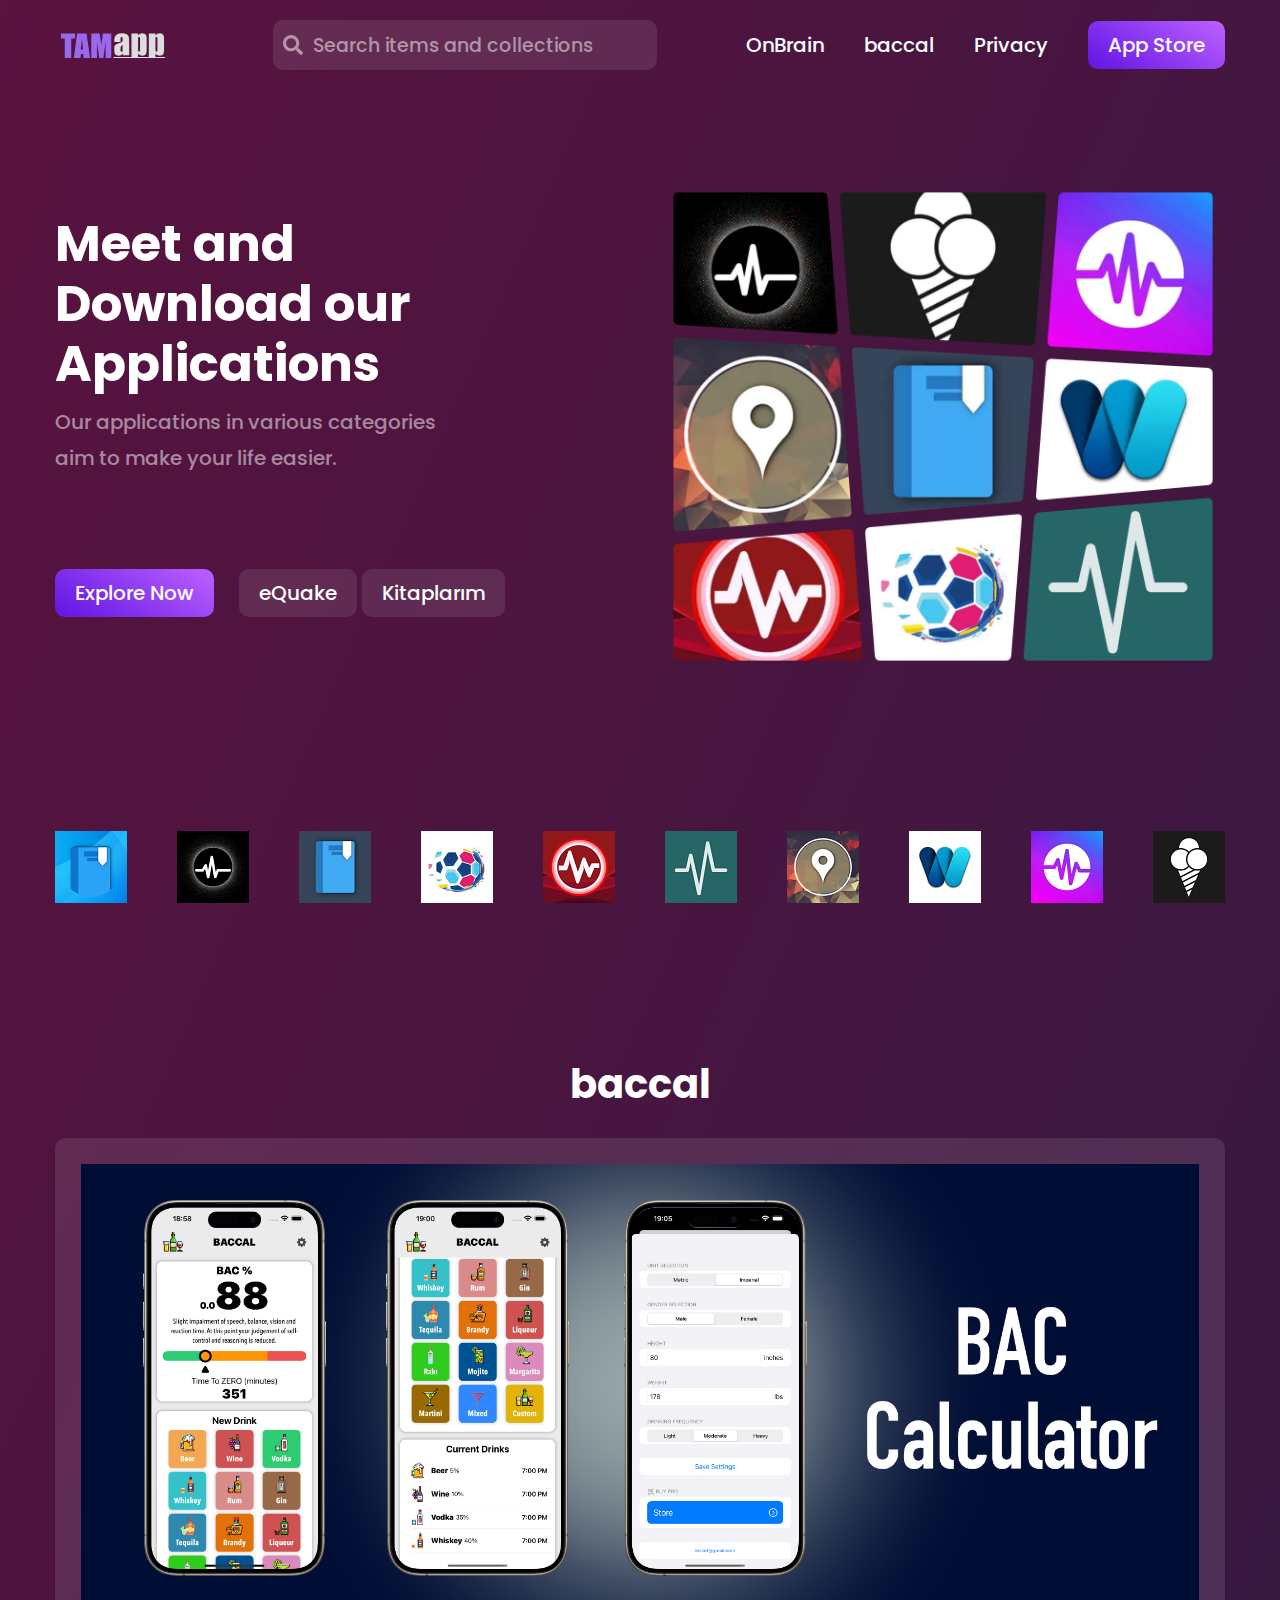
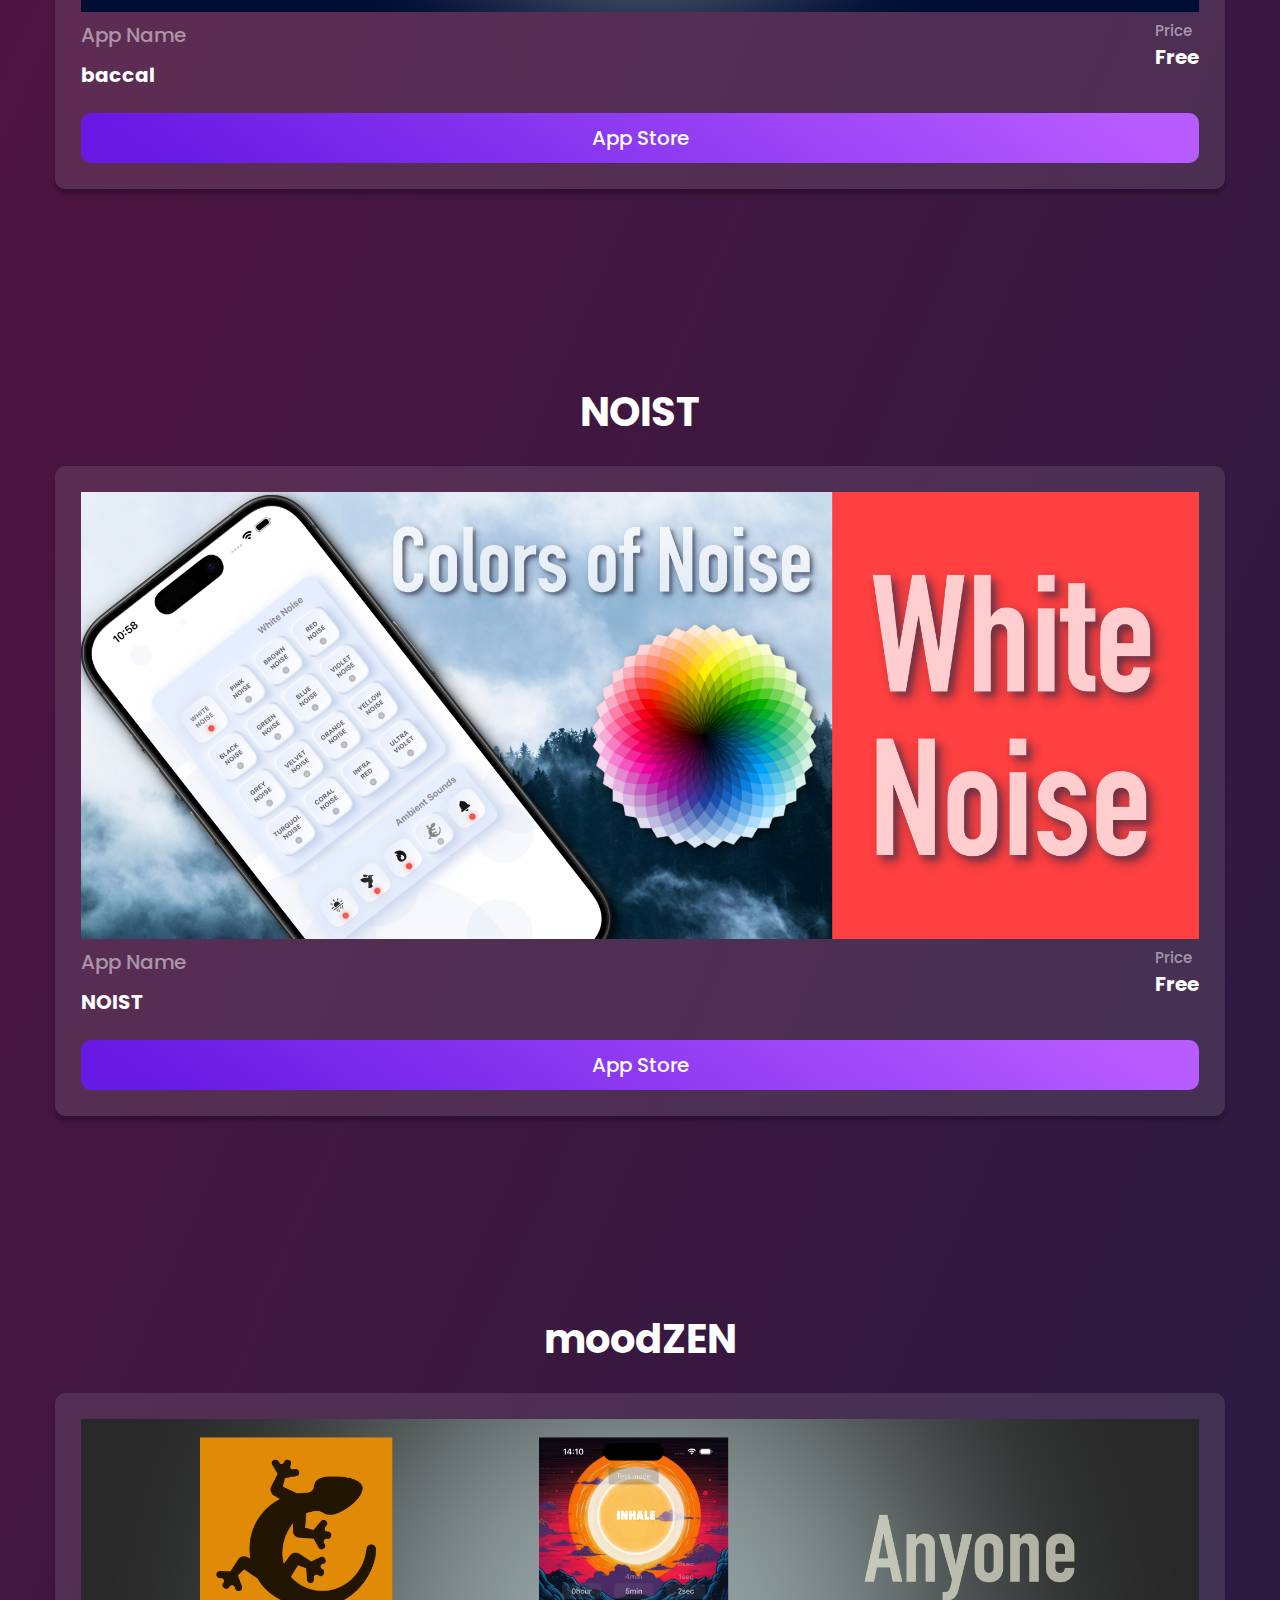
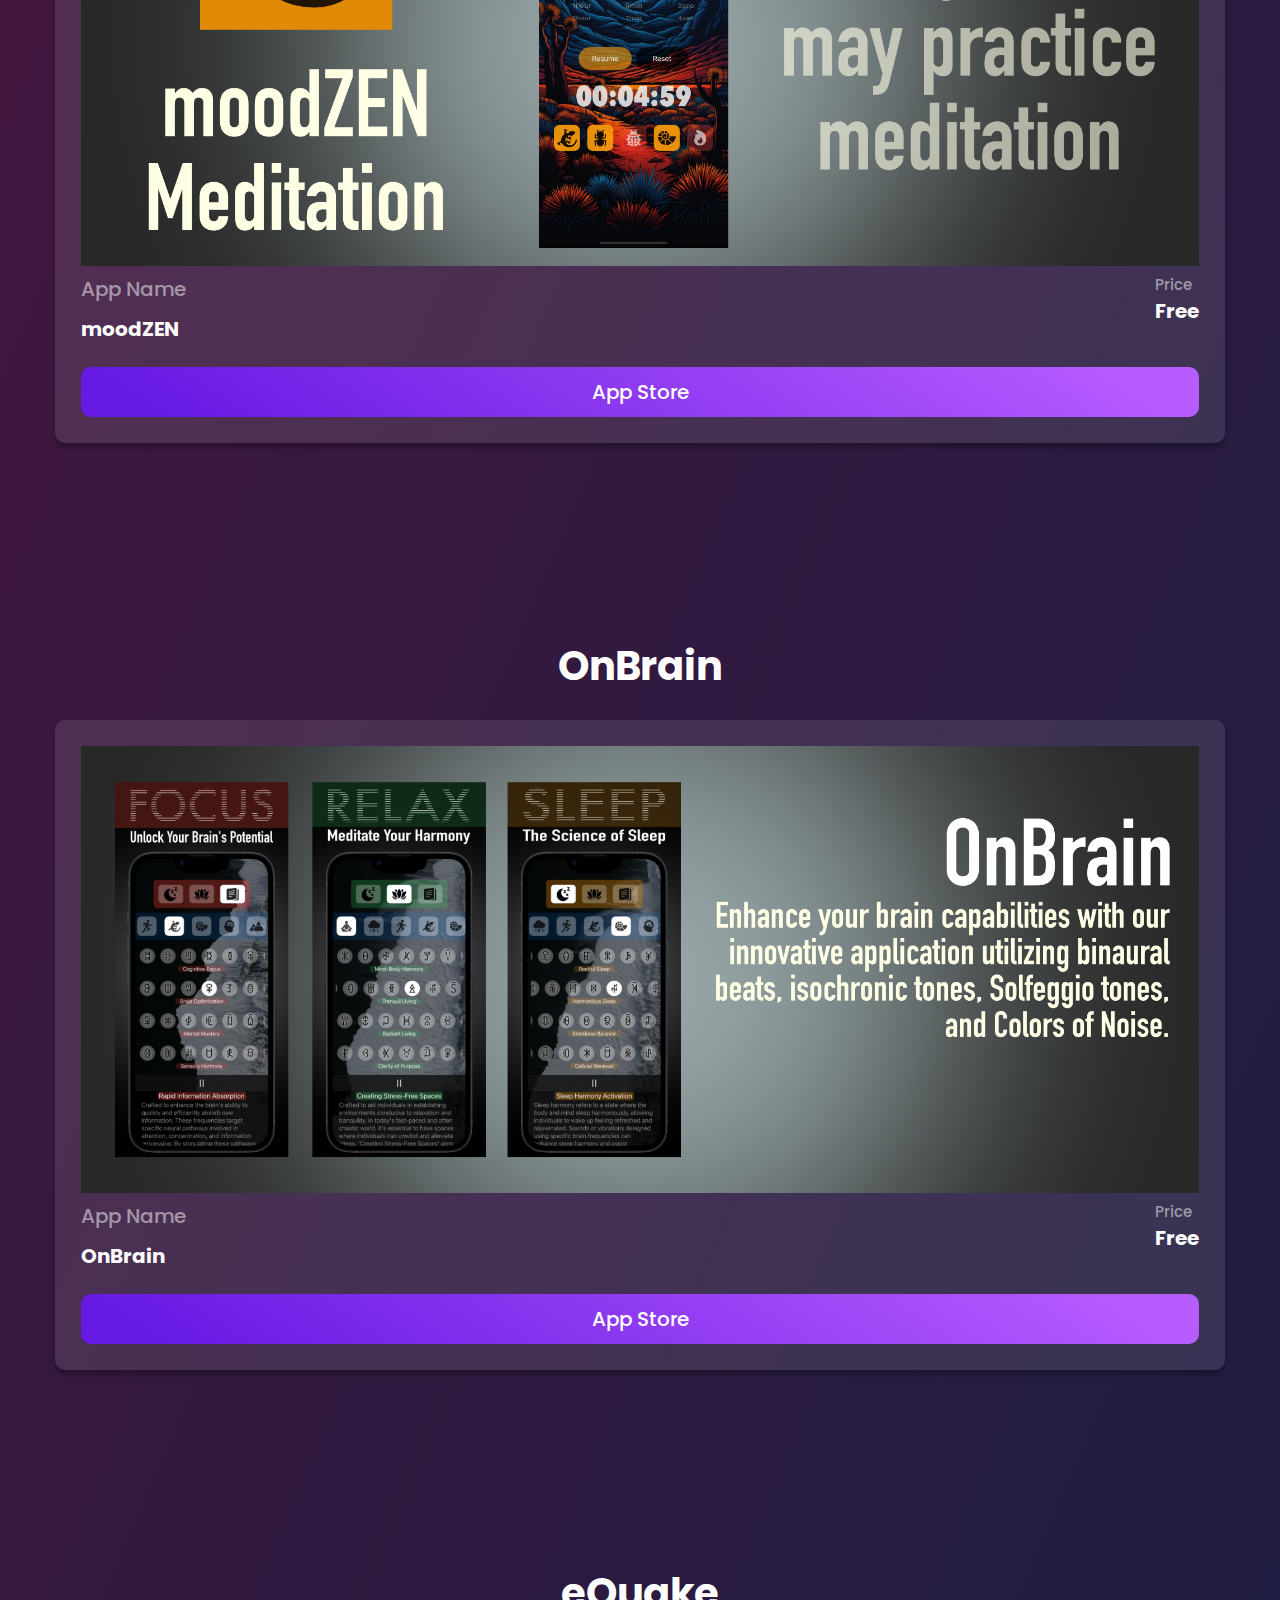
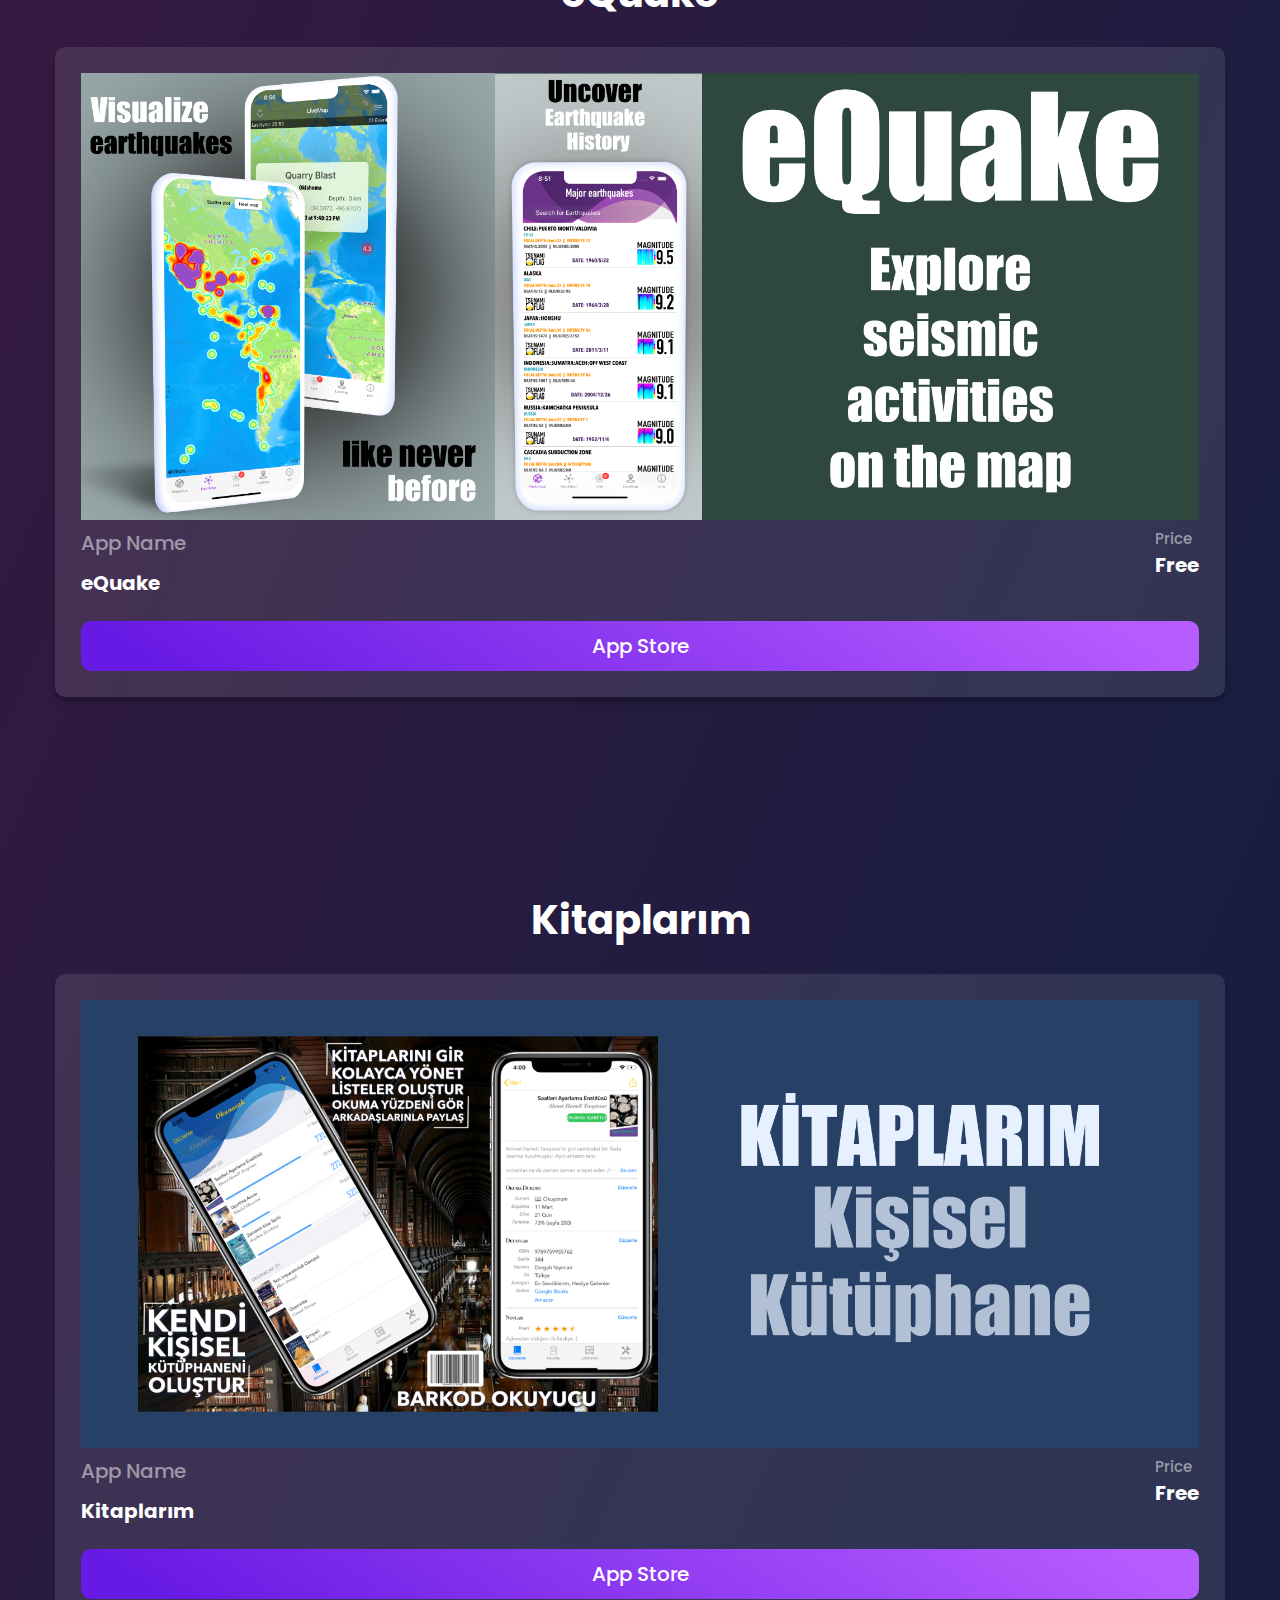
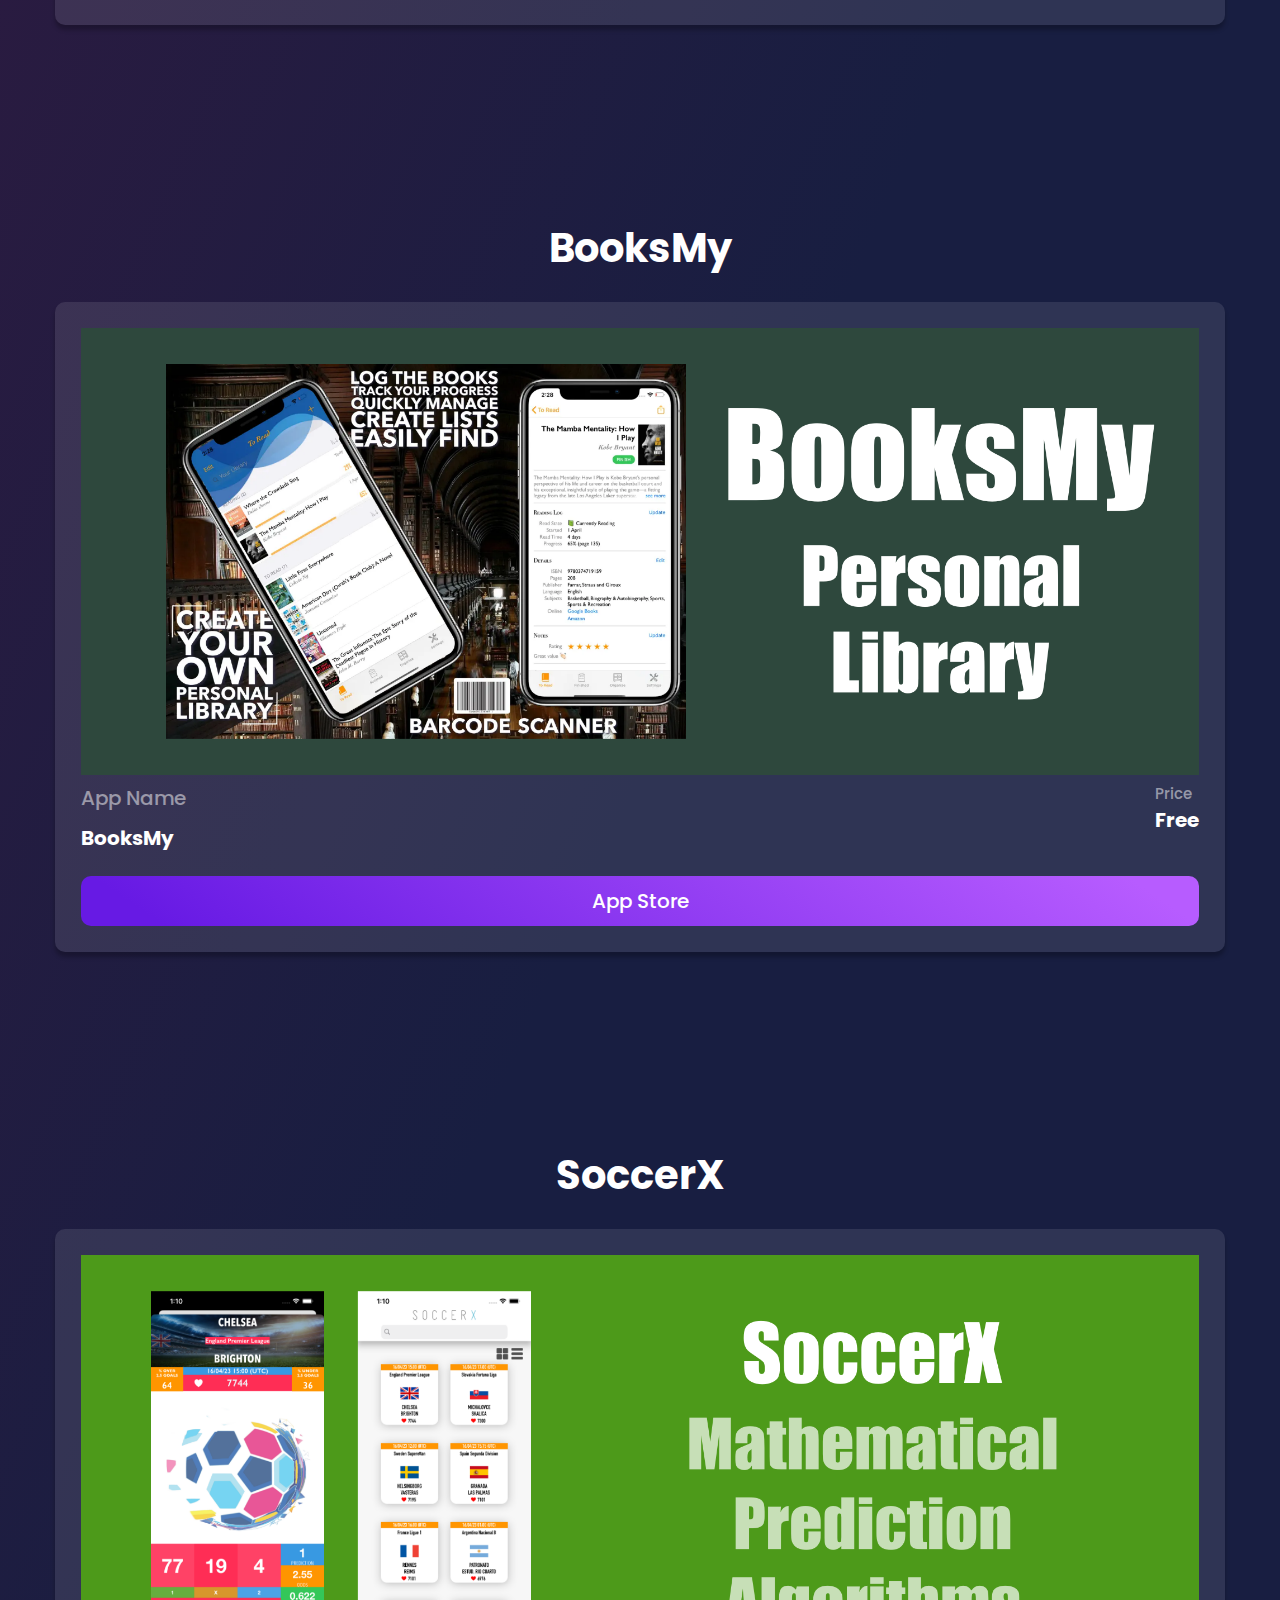
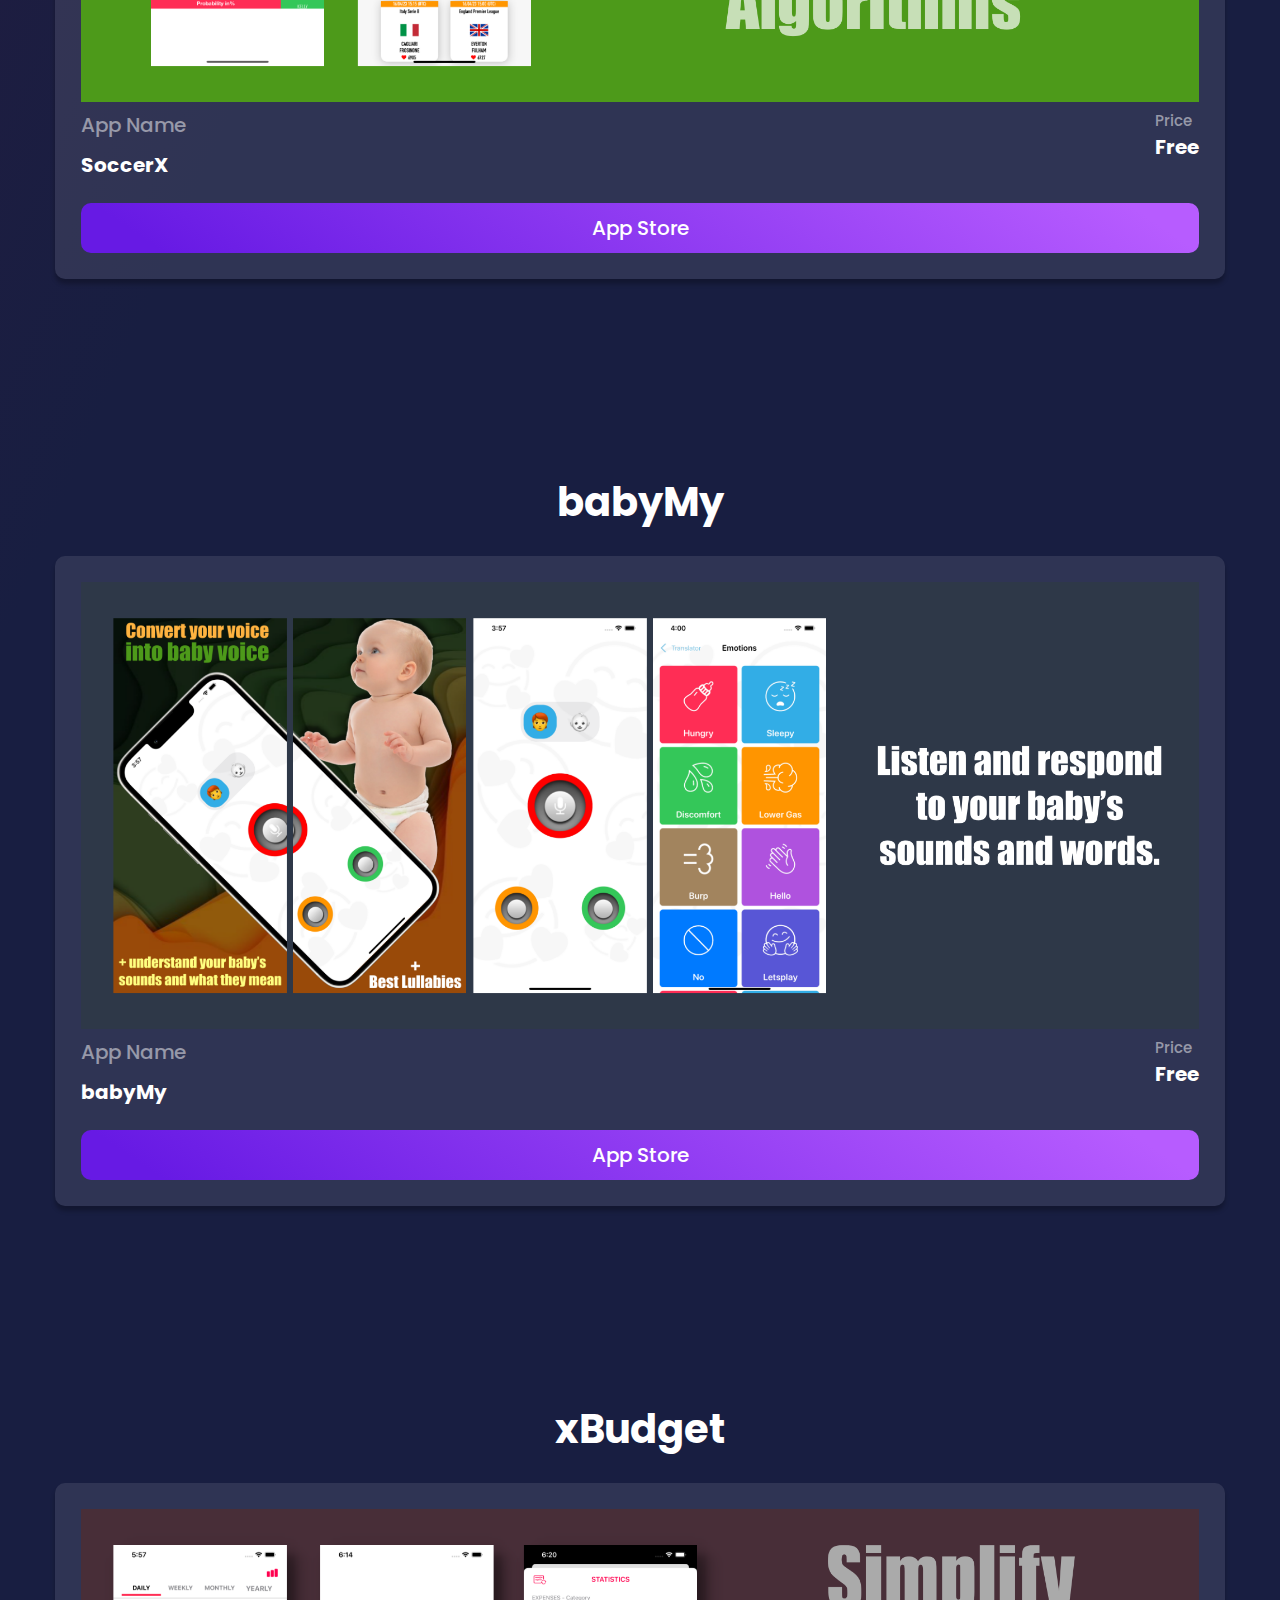
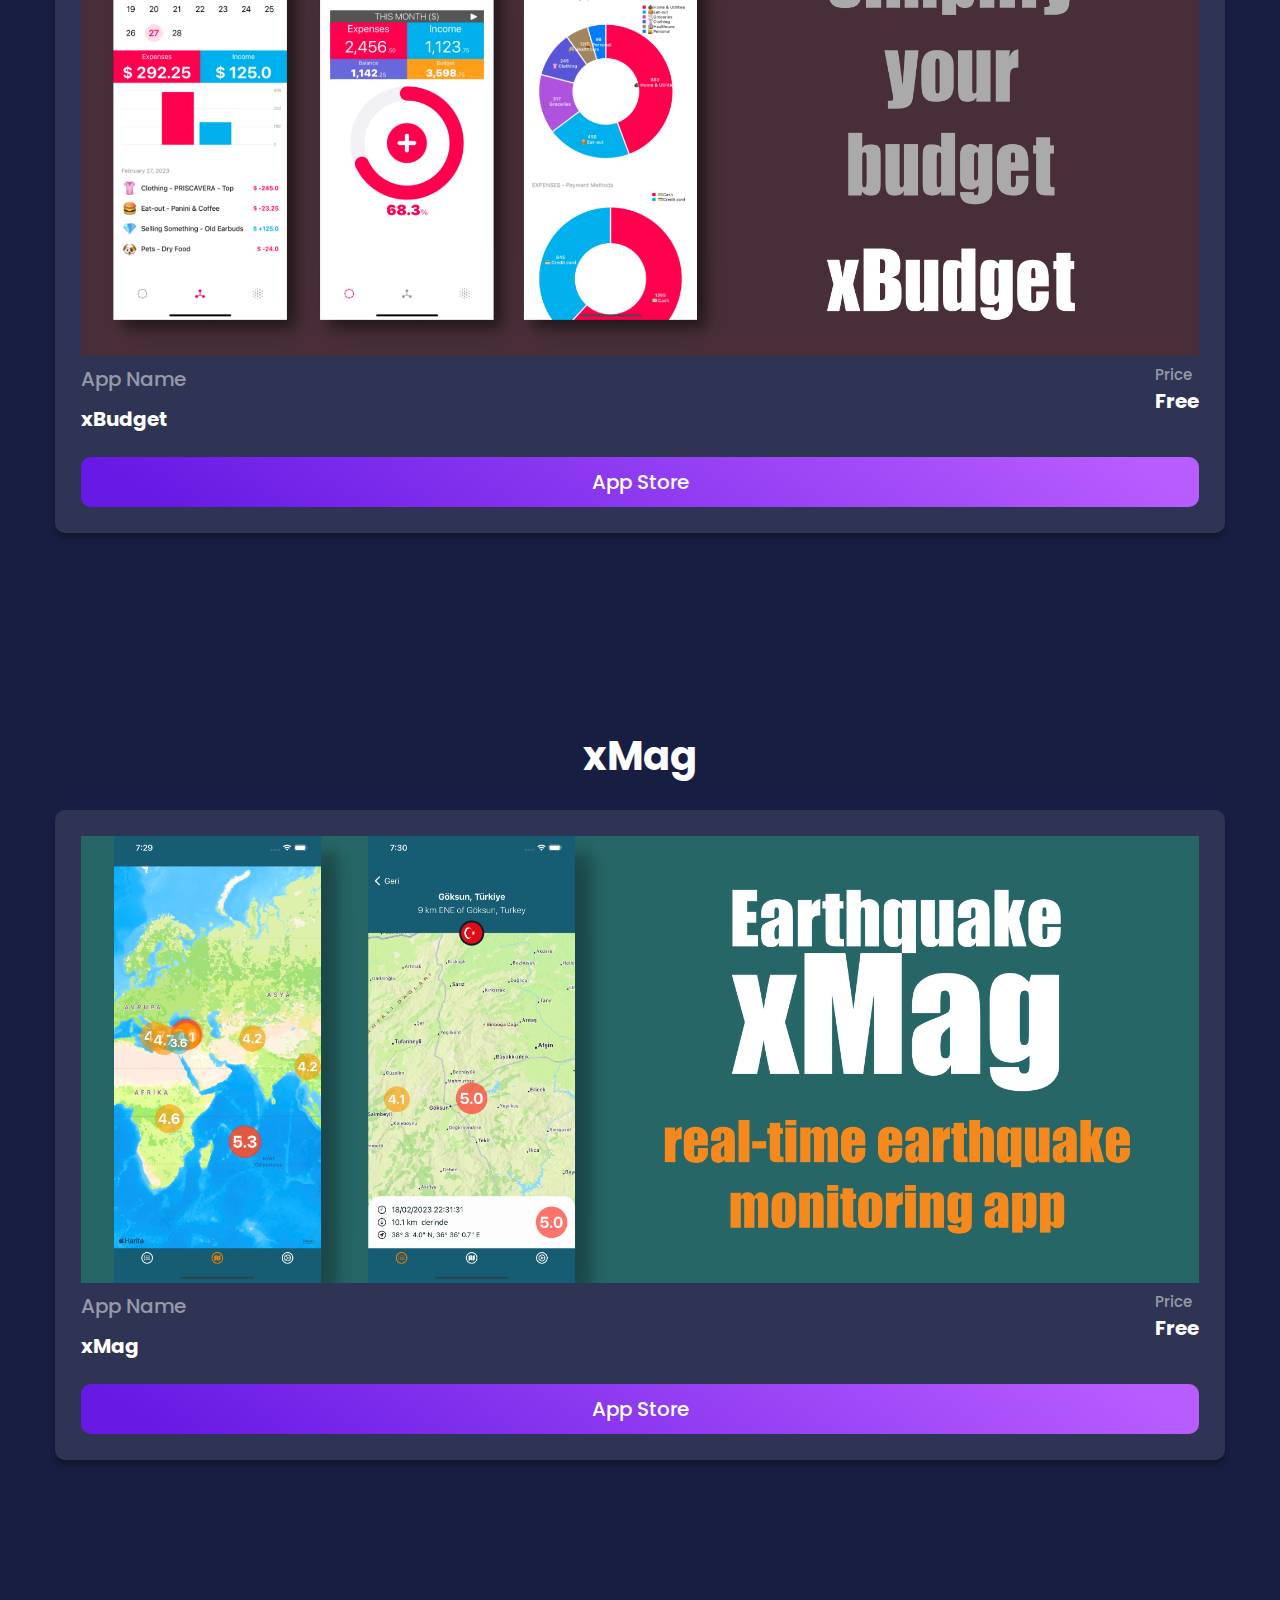
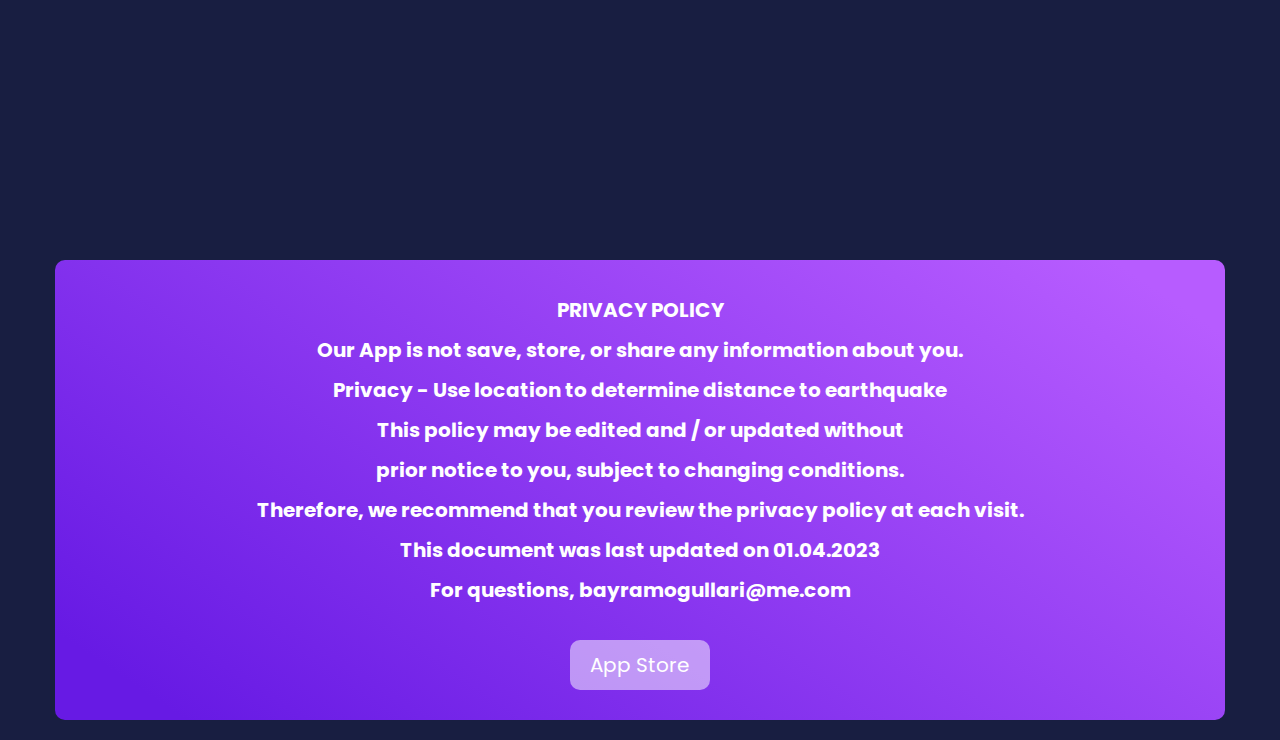
<file: index.html>
<!DOCTYPE html>
<html lang="en">
  <head>
    <link rel="icon" type="image/png" href="./img/6.png" />
    <meta charset="UTF-8" />
    <meta http-equiv="X-UA-Compatible" content="IE=edge" />
    <meta
      name="viewport"
      content="width=device-width, initial-scale=1, shrink-to-fit=no"
    />
    <title>Gomlek</title>
    <link rel="preconnect" href="https://fonts.googleapis.com" />
    <link rel="preconnect" href="https://fonts.gstatic.com" crossorigin />
    <link
      href="https://fonts.googleapis.com/css2?family=Poppins:wght@500;700&family=Roboto:wght@700&display=swap"
      rel="stylesheet"
    />
    <link rel="stylesheet" href="./css/style.css" />
    <link rel="stylesheet" href="./css/media.css" />
    <link rel="stylesheet" href="./css/reset.css" />
  </head>
  <body>
    <header id="main" class="header">
      <div class="container">
        <div class="header__inner">
          <a class="header__logo" href="#main"></a>
          <div class="form">
            <button class="form__button"></button>
            <input
              class="form__input"
              type="search"
              placeholder="Search items and collections"
            />
          </div>

          <nav class="nav">
            <ul class="header-menu__list">
              <li class="header-menu__item">
                <a href="#OnBrain" class="header-menu__link">OnBrain</a>
              </li>
              <li class="header-menu__item">
                <a href="#baccal" class="header-menu__link">baccal</a>
              </li>
              <li class="header-menu__item">
                <a href="#PrivacyPolicy" class="header-menu__link">Privacy</a>
              </li>
              <li class="header-menu__item">
                <a href="https://apps.apple.com/cy/developer/tamer-bayramogullari/id963571955" target="_blank" class="header-menu__link header-button"
                  >App Store</a
                >
              </li>
            </ul>
          </nav>
        </div>
      </div>
    </header>

    <section class="section">
      <div class="container">
        <div class="gallery__inner">
          <div class="gallery__info">
            <h1 class="gallery__title">
              Meet and  <br />
              Download our<br />
              Applications
            </h1>
            <p class="gallery__desc">
              Our applications in various categories <br />
              aim to make your life easier. <br />
                <br />
                <br />
               
            </p>
            <a class="gallery__btn gallery__btn-active" href="https://apps.apple.com/cy/developer/tamer-bayramogullari/id963571955" target="_blank"
              >Explore Now</a
            >
            <a class="gallery__btn" href="#eQuake" target="_blank">eQuake</a>
            <a class="gallery__btn" href="#Kitaplarim" target="_blank">Kitaplarım</a>
            <ul class="gallery__list">
              <li class="gallery__item">
            </ul>
          </div>
          <div class="gallery__img">
            <img class="gallery__img-img" src="./img/collage.png" alt="" />
          </div>
        </div>
        <div class="company">
          <ul class="company__list">
            <li class="company__list-item">
              <a href="" target="_blank" class="company__item-link">
                <img
                  class="company__item-img"
                  src="./img/1.png"
                  alt=""
                />
              </a>
            </li>
            <li class="company__list-item">
              <a href="" target="_blank" class="company__item-link">
                <img
                  class="company__item-img"
                  src="./img/2.png"
                  alt=""
                />
              </a>
            </li>
            <li class="company__list-item">
              <a href="" target="_blank" class="company__item-link">
                <img
                  class="company__item-img"
                  src="./img/3.png"
                  alt=""
                />
              </a>
            </li>
            <li class="company__list-item">
              <a href="" target="_blank" class="company__item-link">
                <img
                  class="company__item-img"
                  src="./img/4.png"
                  alt=""
                />
              </a>
            </li>
            <li class="company__list-item">
              <a href="" target="_blank" class="company__item-link">
                <img
                  class="company__item-img"
                  src="./img/5.png"
                  alt=""
                />
              </a>
            </li>
            <li class="company__list-item">
              <a href="" target="_blank" class="company__item-link">
                <img
                  class="company__item-img"
                  src="./img/6.png"
                  alt=""
                />
              </a>
            </li>
            <li class="company__list-item">
              <a href="" target="_blank" class="company__item-link">
                <img
                  class="company__item-img"
                  src="./img/7.png"
                  alt=""
                />
              </a>
            </li>
            <li class="company__list-item">
              <a href="" target="_blank" class="company__item-link">
                <img
                  class="company__item-img"
                  src="./img/8.png"
                  alt=""
                />
              </a>
            </li>
            <li class="company__list-item">
              <a href="" target="_blank" class="company__item-link">
                <img
                  class="company__item-img"
                  src="./img/9.png"
                  alt=""
                />
              </a>
            </li>
            <li class="company__list-item">
              <a href="" class="company__item-link">
                <img
                  class="company__item-img"
                  src="./img/10.png"
                  alt=""
                />
              </a>
            </li>
          </ul>
        </div>
      </div>
    </section>

    <section id="baccal" class="section__card">
      <div class="container">
        <div class="card__title">
          <h2 class="card__title-text">baccal</h2>
          <p class="card__title-desc">
          </p>
        </div>

        <div class="card__inner">
          <div class="card__item">
            <div class="card__img">
              <img class="card__img-img" src="./img/baccal.png" alt="" />
            </div>
            <div class="card__info">
              <div class="info__left">
                <p class="card__nick">App Name</p>
                <p class="card__name">baccal</p>
              </div>
              <div class="info__right">
                <p class="info__current">Price</p>
                <p class="info__price">Free</p>
              </div>
            </div>
            <a class="card__btn-link" href="https://apps.apple.com/cy/developer/tamer-bayramogullari/id963571955" target="_blank">App Store</a>
          </div>
        </div>
      </div>
    </section>

    <section id="NOIST" class="section__card">
      <div class="container">
        <div class="card__title">
          <h2 class="card__title-text">NOIST</h2>
          <p class="card__title-desc">
          </p>
        </div>

        <div class="card__inner">
          <div class="card__item">
            <div class="card__img">
              <img class="card__img-img" src="./img/NOIST.png" alt="" />
            </div>
            <div class="card__info">
              <div class="info__left">
                <p class="card__nick">App Name</p>
                <p class="card__name">NOIST</p>
              </div>
              <div class="info__right">
                <p class="info__current">Price</p>
                <p class="info__price">Free</p>
              </div>
            </div>
            <a class="card__btn-link" href="https://apps.apple.com/cy/developer/tamer-bayramogullari/id963571955" target="_blank">App Store</a>
          </div>
        </div>
      </div>
    </section>

    <section id="moodzen" class="section__card">
      <div class="container">
        <div class="card__title">
          <h2 class="card__title-text">moodZEN</h2>
          <p class="card__title-desc">
          </p>
        </div>

        <div class="card__inner">
          <div class="card__item">
            <div class="card__img">
              <img class="card__img-img" src="./img/moodZEN.png" alt="" />
            </div>
            <div class="card__info">
              <div class="info__left">
                <p class="card__nick">App Name</p>
                <p class="card__name">moodZEN</p>
              </div>
              <div class="info__right">
                <p class="info__current">Price</p>
                <p class="info__price">Free</p>
              </div>
            </div>
            <a class="card__btn-link" href="https://apps.apple.com/cy/developer/tamer-bayramogullari/id963571955" target="_blank">App Store</a>
          </div>
        </div>
      </div>
    </section>

    <section id="OnBrain" class="section__card">
      <div class="container">
        <div class="card__title">
          <h2 class="card__title-text">OnBrain</h2>
          <p class="card__title-desc">
          </p>
        </div>

        <div class="card__inner">
          <div class="card__item">
            <div class="card__img">
              <img class="card__img-img" src="./img/OnBrain.png" alt="" />
            </div>
            <div class="card__info">
              <div class="info__left">
                <p class="card__nick">App Name</p>
                <p class="card__name">OnBrain</p>
              </div>
              <div class="info__right">
                <p class="info__current">Price</p>
                <p class="info__price">Free</p>
              </div>
            </div>
            <a class="card__btn-link" href="https://apps.apple.com/cy/developer/tamer-bayramogullari/id963571955" target="_blank">App Store</a>
          </div>
        </div>
      </div>
    </section>

    <section id="eQuake" class="section__card">
      <div class="container">
        <div class="card__title">
          <h2 class="card__title-text">eQuake</h2>
          <p class="card__title-desc">
          </p>
        </div>

        <div class="card__inner">
          <div class="card__item">
            <div class="card__img">
              <img class="card__img-img" src="./img/eQuake.png" alt="" />
            </div>
            <div class="card__info">
              <div class="info__left">
                <p class="card__nick">App Name</p>
                <p class="card__name">eQuake</p>
              </div>
              <div class="info__right">
                <p class="info__current">Price</p>
                <p class="info__price">Free</p>
              </div>
            </div>
            <a class="card__btn-link" href="https://apps.apple.com/cy/developer/tamer-bayramogullari/id963571955" target="_blank">App Store</a>
          </div>
        </div>
      </div>
    </section>

    <section id="Kitaplarim" class="section__card">
      <div class="container">
        <div class="card__title">
          <h2 class="card__title-text">Kitaplarım</h2>
          <p class="card__title-desc">
          </p>
        </div>

        <div class="card__inner">
          <div class="card__item">
            <div class="card__img">
              <img class="card__img-img" src="./img/Kitaplarim.png" alt="" />
            </div>
            <div class="card__info">
              <div class="info__left">
                <p class="card__nick">App Name</p>
                <p class="card__name">Kitaplarım</p>
              </div>
              <div class="info__right">
                <p class="info__current">Price</p>
                <p class="info__price">Free</p>
              </div>
            </div>
            <a class="card__btn-link" href="https://apps.apple.com/cy/developer/tamer-bayramogullari/id963571955" target="_blank">App Store</a>
          </div>
        </div>
      </div>
    </section>

    <section id="BooksMy" class="section__card">
      <div class="container">
        <div class="card__title">
          <h2 class="card__title-text">BooksMy</h2>
          <p class="card__title-desc">
          </p>
        </div>

        <div class="card__inner">
          <div class="card__item">
            <div class="card__img">
              <img class="card__img-img" src="./img/BooksMy.png" alt="" />
            </div>
            <div class="card__info">
              <div class="info__left">
                <p class="card__nick">App Name</p>
                <p class="card__name">BooksMy</p>
              </div>
              <div class="info__right">
                <p class="info__current">Price</p>
                <p class="info__price">Free</p>
              </div>
            </div>
            <a class="card__btn-link" href="https://apps.apple.com/cy/developer/tamer-bayramogullari/id963571955" target="_blank">App Store</a>
          </div>
        </div>
      </div>
    </section>

    <section id="SoccerX" class="section__card">
      <div class="container">
        <div class="card__title">
          <h2 class="card__title-text">SoccerX</h2>
          <p class="card__title-desc">
          </p>
        </div>

        <div class="card__inner">
          <div class="card__item">
            <div class="card__img">
              <img class="card__img-img" src="./img/SoccerX.png" alt="" />
            </div>
            <div class="card__info">
              <div class="info__left">
                <p class="card__nick">App Name</p>
                <p class="card__name">SoccerX</p>
              </div>
              <div class="info__right">
                <p class="info__current">Price</p>
                <p class="info__price">Free</p>
              </div>
            </div>
            <a class="card__btn-link" href="https://apps.apple.com/cy/developer/tamer-bayramogullari/id963571955" target="_blank">App Store</a>
          </div>
        </div>
      </div>
    </section>

    <section id="babyMy" class="section__card">
      <div class="container">
        <div class="card__title">
          <h2 class="card__title-text">babyMy</h2>
          <p class="card__title-desc">
          </p>
        </div>

        <div class="card__inner">
          <div class="card__item">
            <div class="card__img">
              <img class="card__img-img" src="./img/babyMy.png" alt="" />
            </div>
            <div class="card__info">
              <div class="info__left">
                <p class="card__nick">App Name</p>
                <p class="card__name">babyMy</p>
              </div>
              <div class="info__right">
                <p class="info__current">Price</p>
                <p class="info__price">Free</p>
              </div>
            </div>
            <a class="card__btn-link" href="https://apps.apple.com/cy/developer/tamer-bayramogullari/id963571955" target="_blank">App Store</a>
          </div>
        </div>
      </div>
    </section>


    <section id="xBudget" class="section__card">
      <div class="container">
        <div class="card__title">
          <h2 class="card__title-text">xBudget</h2>
          <p class="card__title-desc">
          </p>
        </div>

        <div class="card__inner">
          <div class="card__item">
            <div class="card__img">
              <img class="card__img-img" src="./img/xbudget.png" alt="" />
            </div>
            <div class="card__info">
              <div class="info__left">
                <p class="card__nick">App Name</p>
                <p class="card__name">xBudget</p>
              </div>
              <div class="info__right">
                <p class="info__current">Price</p>
                <p class="info__price">Free</p>
              </div>
            </div>
            <a class="card__btn-link" href="https://apps.apple.com/cy/developer/tamer-bayramogullari/id963571955" target="_blank">App Store</a>
          </div>
        </div>
      </div>
    </section>

    <section id="xMag" class="section__card">
      <div class="container">
        <div class="card__title">
          <h2 class="card__title-text">xMag</h2>
          <p class="card__title-desc">
          </p>
        </div>

        <div class="card__inner">
          <div class="card__item">
            <div class="card__img">
              <img class="card__img-img" src="./img/xmag.png" alt="" />
            </div>
            <div class="card__info">
              <div class="info__left">
                <p class="card__nick">App Name</p>
                <p class="card__name">xMag</p>
              </div>
              <div class="info__right">
                <p class="info__current">Price</p>
                <p class="info__price">Free</p>
              </div>
            </div>
            <a class="card__btn-link" href="https://apps.apple.com/cy/developer/tamer-bayramogullari/id963571955" target="_blank">App Store</a>
          </div>
        </div>
      </div>
    </section>


    <section id="PrivacyPolicy" class="section__card"></section>
    <div class="banner__section">
      <div class="container">
        <div class="banner__inner">
          <h3 class="banner__title">
            PRIVACY POLICY <br />
            Our App is not save, store, or share any information about you.  <br />
            Privacy - Use location to determine distance to earthquake <br />
            This policy may be edited and / or updated without  <br />
            prior notice to you, subject to changing conditions. <br />
            Therefore, we recommend that you review the privacy policy at each visit.  <br />
            This document was last updated on 01.04.2023  <br />
            For questions, bayramogullari@me.com
          </h3>
          <a class="banner__btn" href="https://apps.apple.com/cy/developer/tamer-bayramogullari/id963571955" target="_blank">App Store</a>
        </div>
      </div>
    </div>
    <script src="./js/script.js"></script>
    </section>
  </body>
</html>
</file>
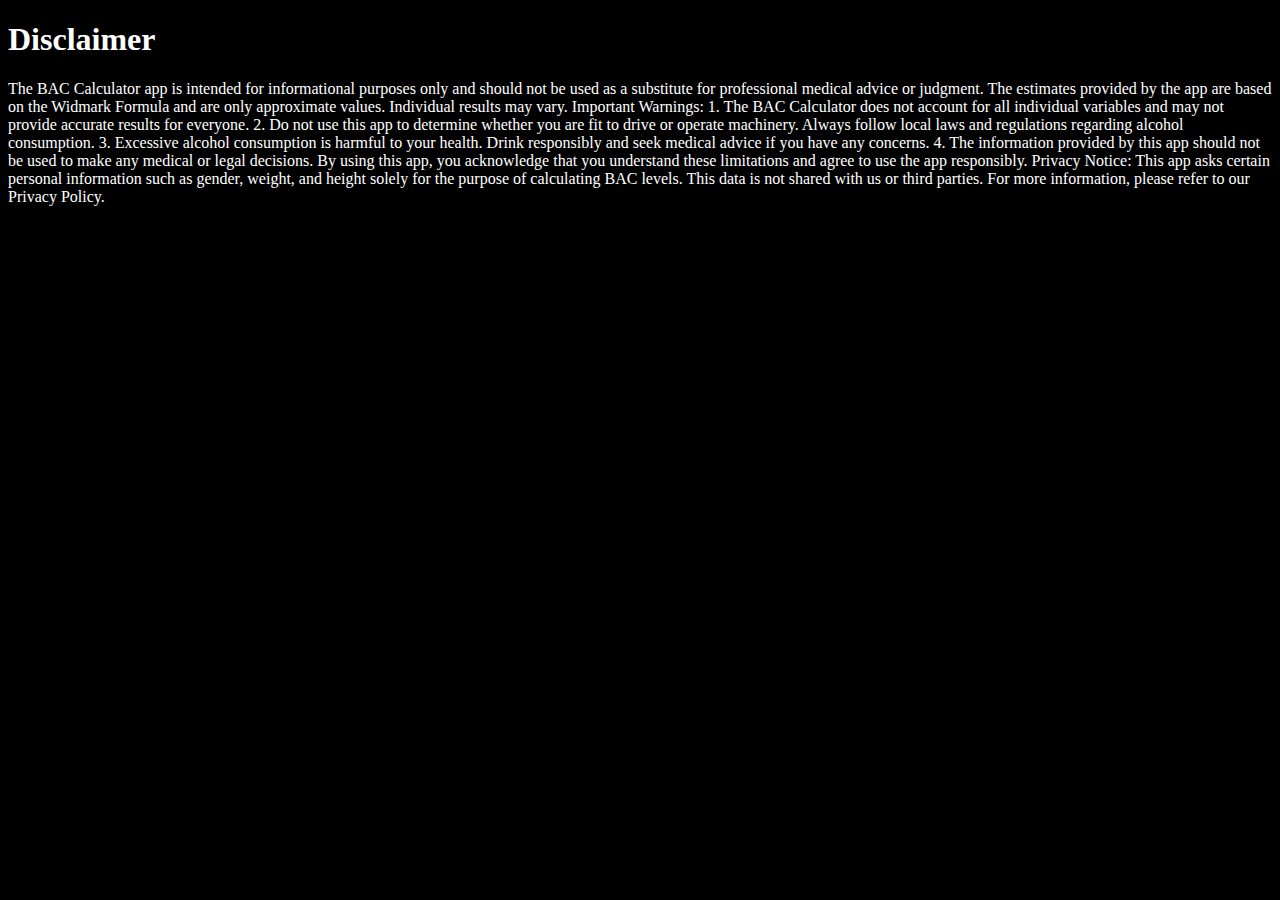
<file: disclaimer-baccal.html>
<!DOCTYPE html>
<html>
<head>
    <title>Privacy Policy</title>
    <style>
        body {
            background-color: black;
            color: white;
        }
    </style>
</head>
<body>
    <h1>Disclaimer</h1>

    <p>
        The BAC Calculator app is intended for informational purposes only and should not be used as a substitute for professional medical advice or judgment. The estimates provided by the app are based on the Widmark Formula and are only approximate values. Individual results may vary.
        Important Warnings:
        1. The BAC Calculator does not account for all individual variables and may not provide accurate results for everyone.
        2. Do not use this app to determine whether you are fit to drive or operate machinery. Always follow local laws and regulations regarding alcohol consumption.
        3. Excessive alcohol consumption is harmful to your health. Drink responsibly and seek medical advice if you have any concerns.
        4. The information provided by this app should not be used to make any medical or legal decisions.
        By using this app, you acknowledge that you understand these limitations and agree to use the app responsibly.
        Privacy Notice: This app asks certain personal information such as gender, weight, and height solely for the purpose of calculating BAC levels. This data is not shared with us or third parties. For more information, please refer to our Privacy Policy.</p>

</body>
</html>
</file>
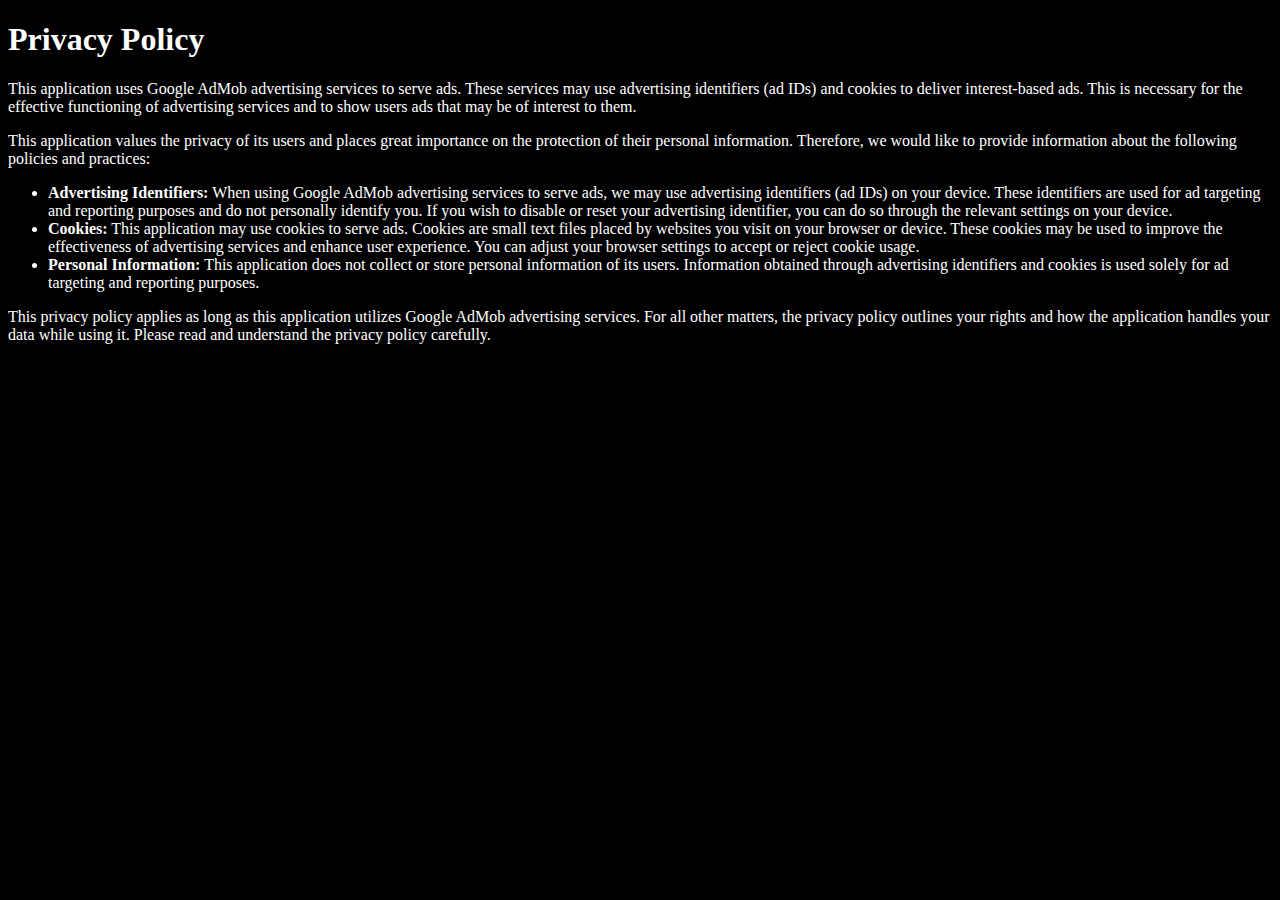
<file: privacy-babymy.html>
<!DOCTYPE html>
<html>
<head>
    <title>Privacy Policy</title>
    <style>
        body {
            background-color: black;
            color: white;
        }
    </style>
</head>
<body>
    <h1>Privacy Policy</h1>

    <p>This application uses Google AdMob advertising services to serve ads. These services may use advertising identifiers (ad IDs) and cookies to deliver interest-based ads. This is necessary for the effective functioning of advertising services and to show users ads that may be of interest to them.</p>

    <p>This application values the privacy of its users and places great importance on the protection of their personal information. Therefore, we would like to provide information about the following policies and practices:</p>

    <ul>
        <li><strong>Advertising Identifiers:</strong> When using Google AdMob advertising services to serve ads, we may use advertising identifiers (ad IDs) on your device. These identifiers are used for ad targeting and reporting purposes and do not personally identify you. If you wish to disable or reset your advertising identifier, you can do so through the relevant settings on your device.</li>

        <li><strong>Cookies:</strong> This application may use cookies to serve ads. Cookies are small text files placed by websites you visit on your browser or device. These cookies may be used to improve the effectiveness of advertising services and enhance user experience. You can adjust your browser settings to accept or reject cookie usage.</li>

        <li><strong>Personal Information:</strong> This application does not collect or store personal information of its users. Information obtained through advertising identifiers and cookies is used solely for ad targeting and reporting purposes.</li>
    </ul>

    <p>This privacy policy applies as long as this application utilizes Google AdMob advertising services. For all other matters, the privacy policy outlines your rights and how the application handles your data while using it. Please read and understand the privacy policy carefully.</p>
</body>
</html>
</file>
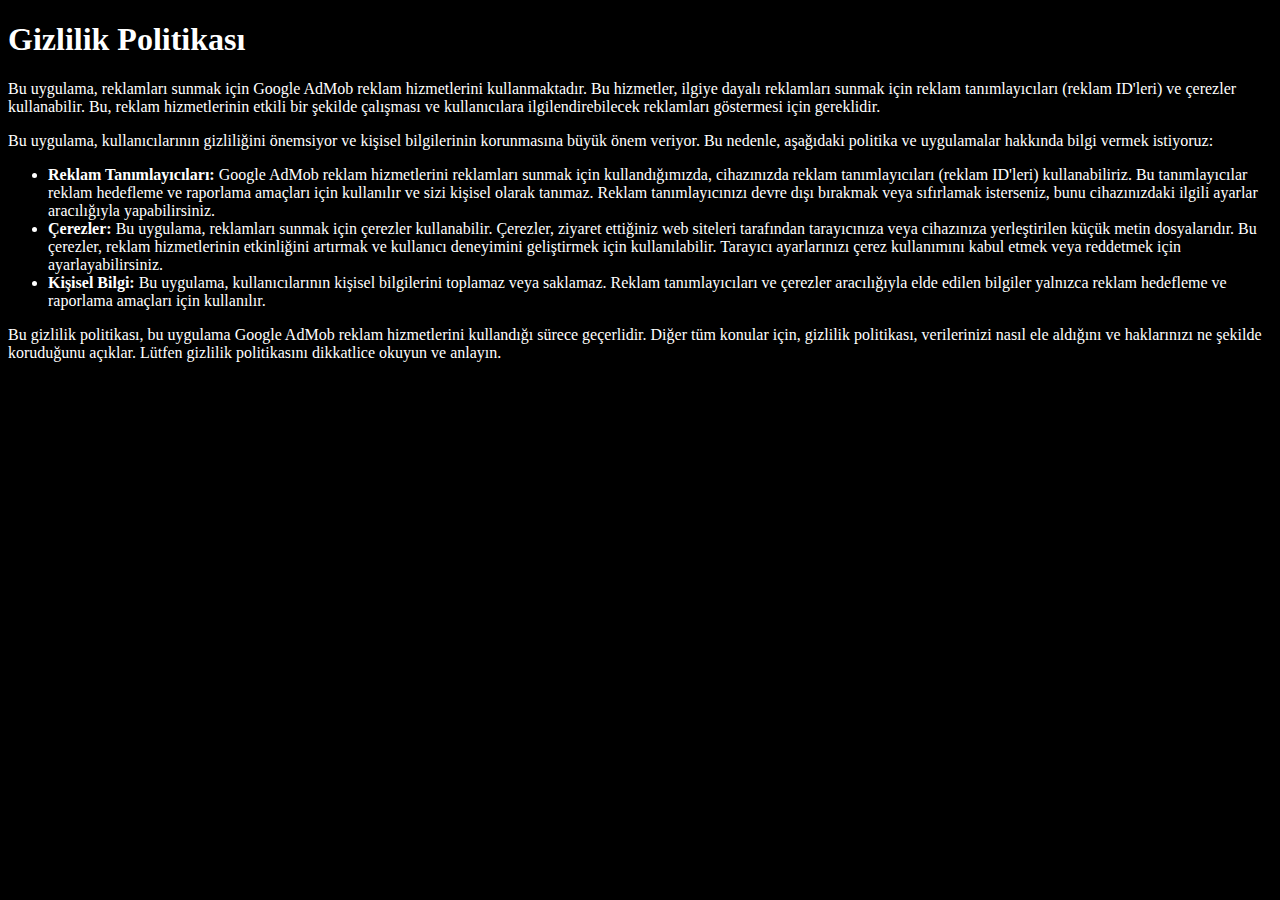
<file: privacy-tr.html>
<!DOCTYPE html>
<html>
<head>
    <title>Gizlilik Politikası</title>
    <style>
        body {
            background-color: black;
            color: white;
        }
    </style>
</head>
<body>
    <h1>Gizlilik Politikası</h1>

    <p>Bu uygulama, reklamları sunmak için Google AdMob reklam hizmetlerini kullanmaktadır. Bu hizmetler, ilgiye dayalı reklamları sunmak için reklam tanımlayıcıları (reklam ID'leri) ve çerezler kullanabilir. Bu, reklam hizmetlerinin etkili bir şekilde çalışması ve kullanıcılara ilgilendirebilecek reklamları göstermesi için gereklidir.</p>

    <p>Bu uygulama, kullanıcılarının gizliliğini önemsiyor ve kişisel bilgilerinin korunmasına büyük önem veriyor. Bu nedenle, aşağıdaki politika ve uygulamalar hakkında bilgi vermek istiyoruz:</p>

    <ul>
        <li><strong>Reklam Tanımlayıcıları:</strong> Google AdMob reklam hizmetlerini reklamları sunmak için kullandığımızda, cihazınızda reklam tanımlayıcıları (reklam ID'leri) kullanabiliriz. Bu tanımlayıcılar reklam hedefleme ve raporlama amaçları için kullanılır ve sizi kişisel olarak tanımaz. Reklam tanımlayıcınızı devre dışı bırakmak veya sıfırlamak isterseniz, bunu cihazınızdaki ilgili ayarlar aracılığıyla yapabilirsiniz.</li>

        <li><strong>Çerezler:</strong> Bu uygulama, reklamları sunmak için çerezler kullanabilir. Çerezler, ziyaret ettiğiniz web siteleri tarafından tarayıcınıza veya cihazınıza yerleştirilen küçük metin dosyalarıdır. Bu çerezler, reklam hizmetlerinin etkinliğini artırmak ve kullanıcı deneyimini geliştirmek için kullanılabilir. Tarayıcı ayarlarınızı çerez kullanımını kabul etmek veya reddetmek için ayarlayabilirsiniz.</li>

        <li><strong>Kişisel Bilgi:</strong> Bu uygulama, kullanıcılarının kişisel bilgilerini toplamaz veya saklamaz. Reklam tanımlayıcıları ve çerezler aracılığıyla elde edilen bilgiler yalnızca reklam hedefleme ve raporlama amaçları için kullanılır.</li>
    </ul>

    <p>Bu gizlilik politikası, bu uygulama Google AdMob reklam hizmetlerini kullandığı sürece geçerlidir. Diğer tüm konular için, gizlilik politikası, verilerinizi nasıl ele aldığını ve haklarınızı ne şekilde koruduğunu açıklar. Lütfen gizlilik politikasını dikkatlice okuyun ve anlayın.</p>
</body>
</html>
</file>
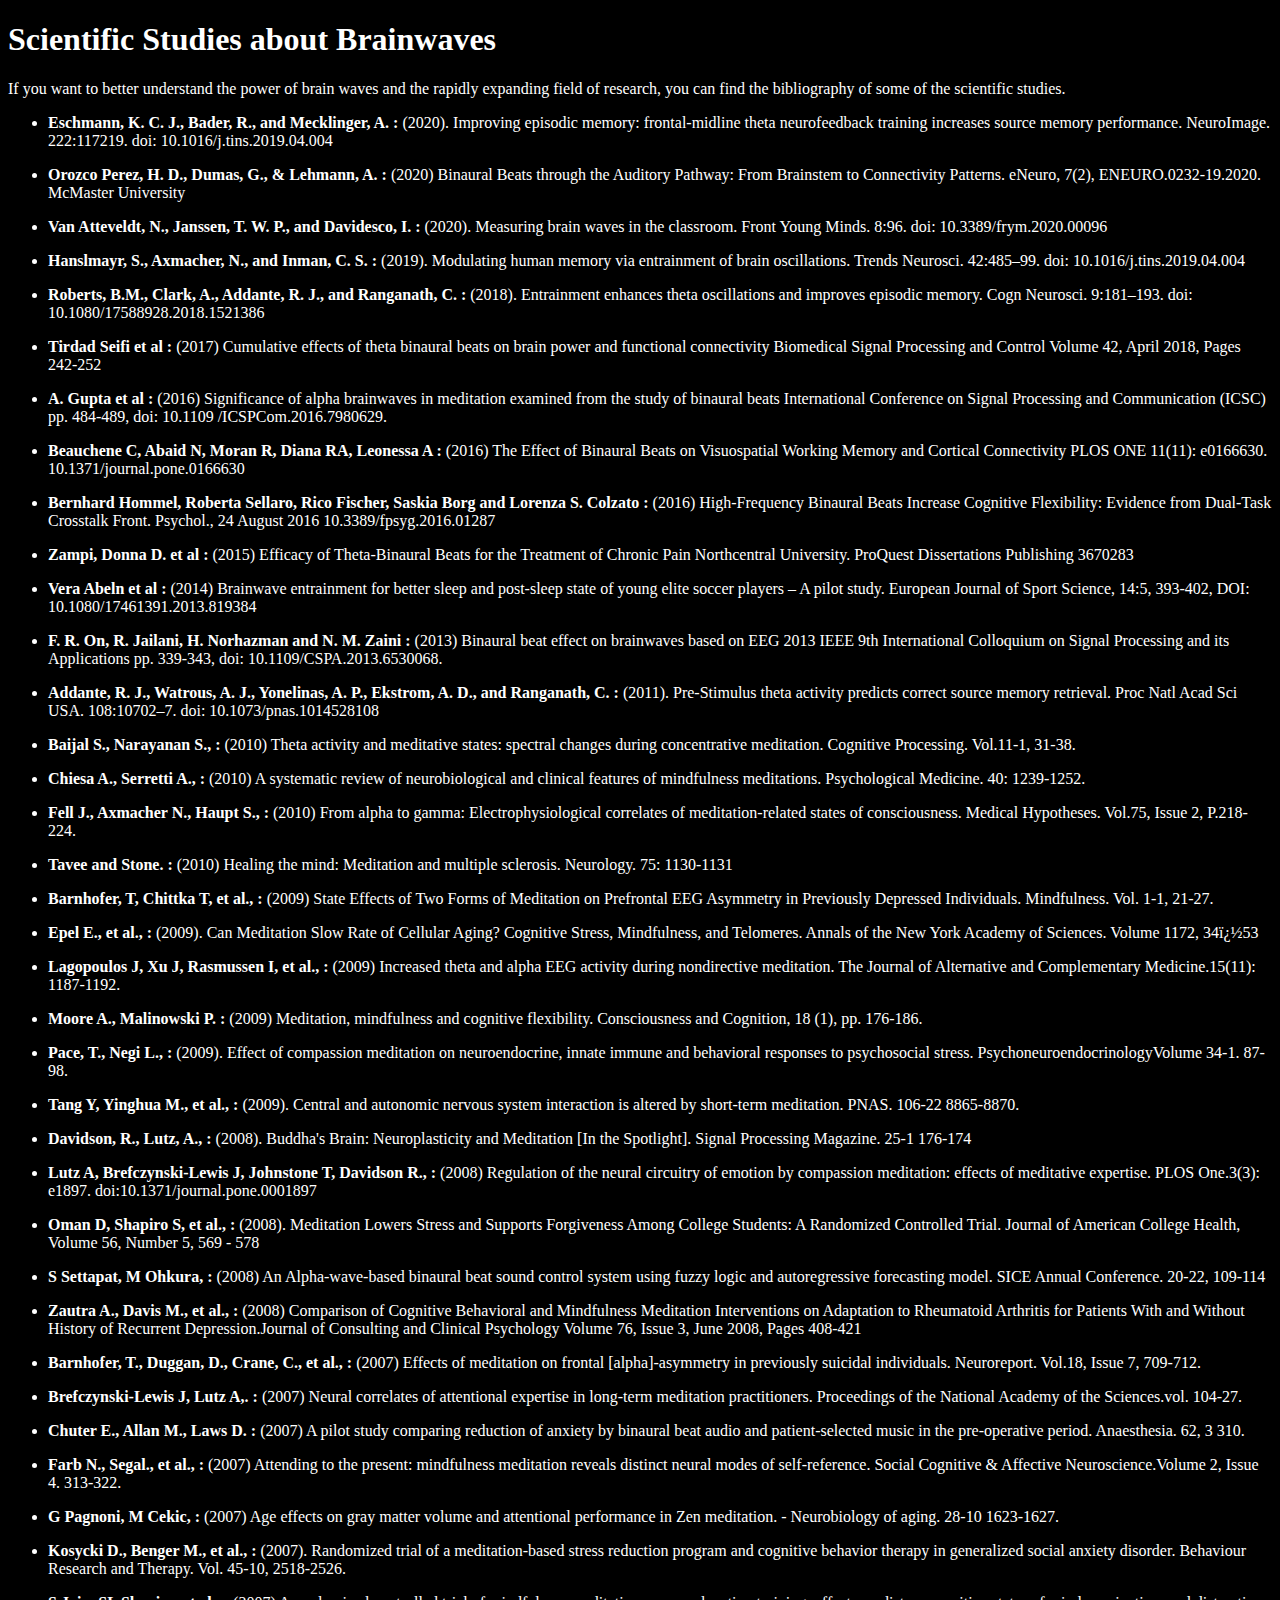
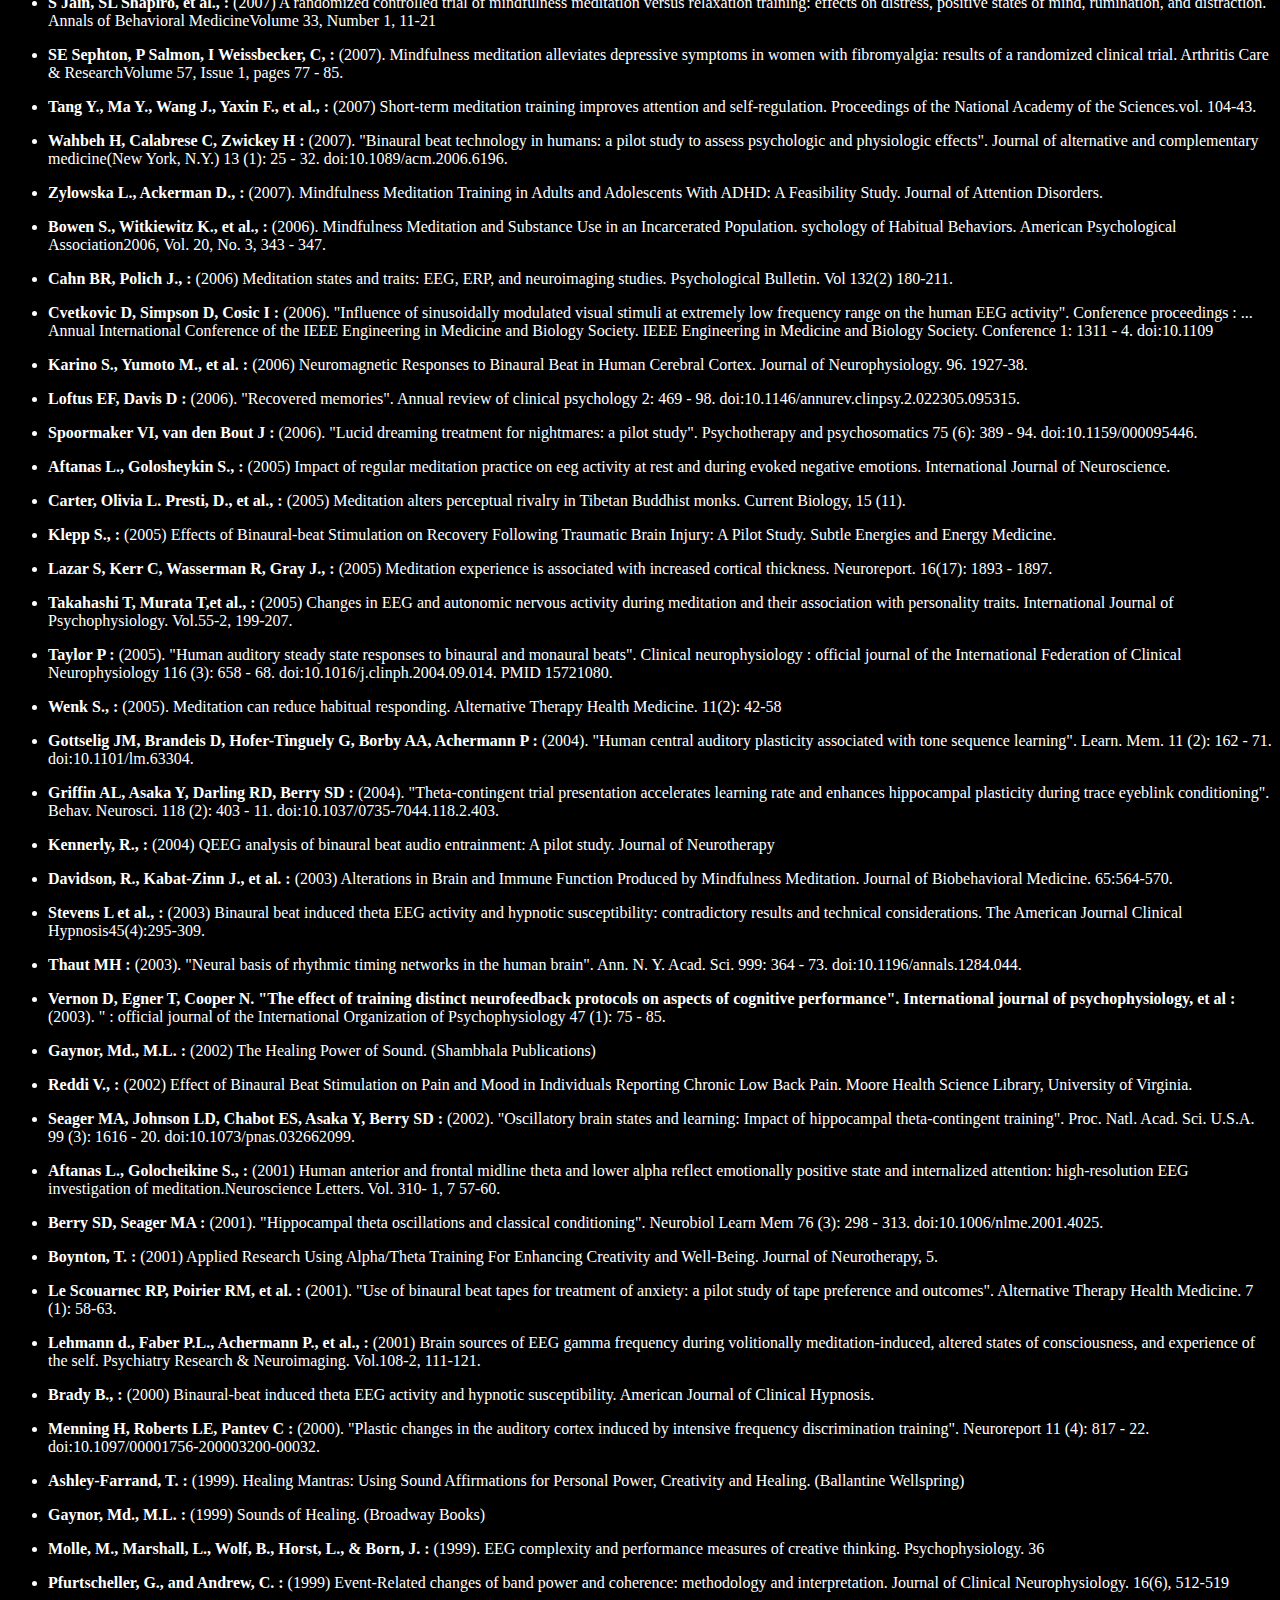
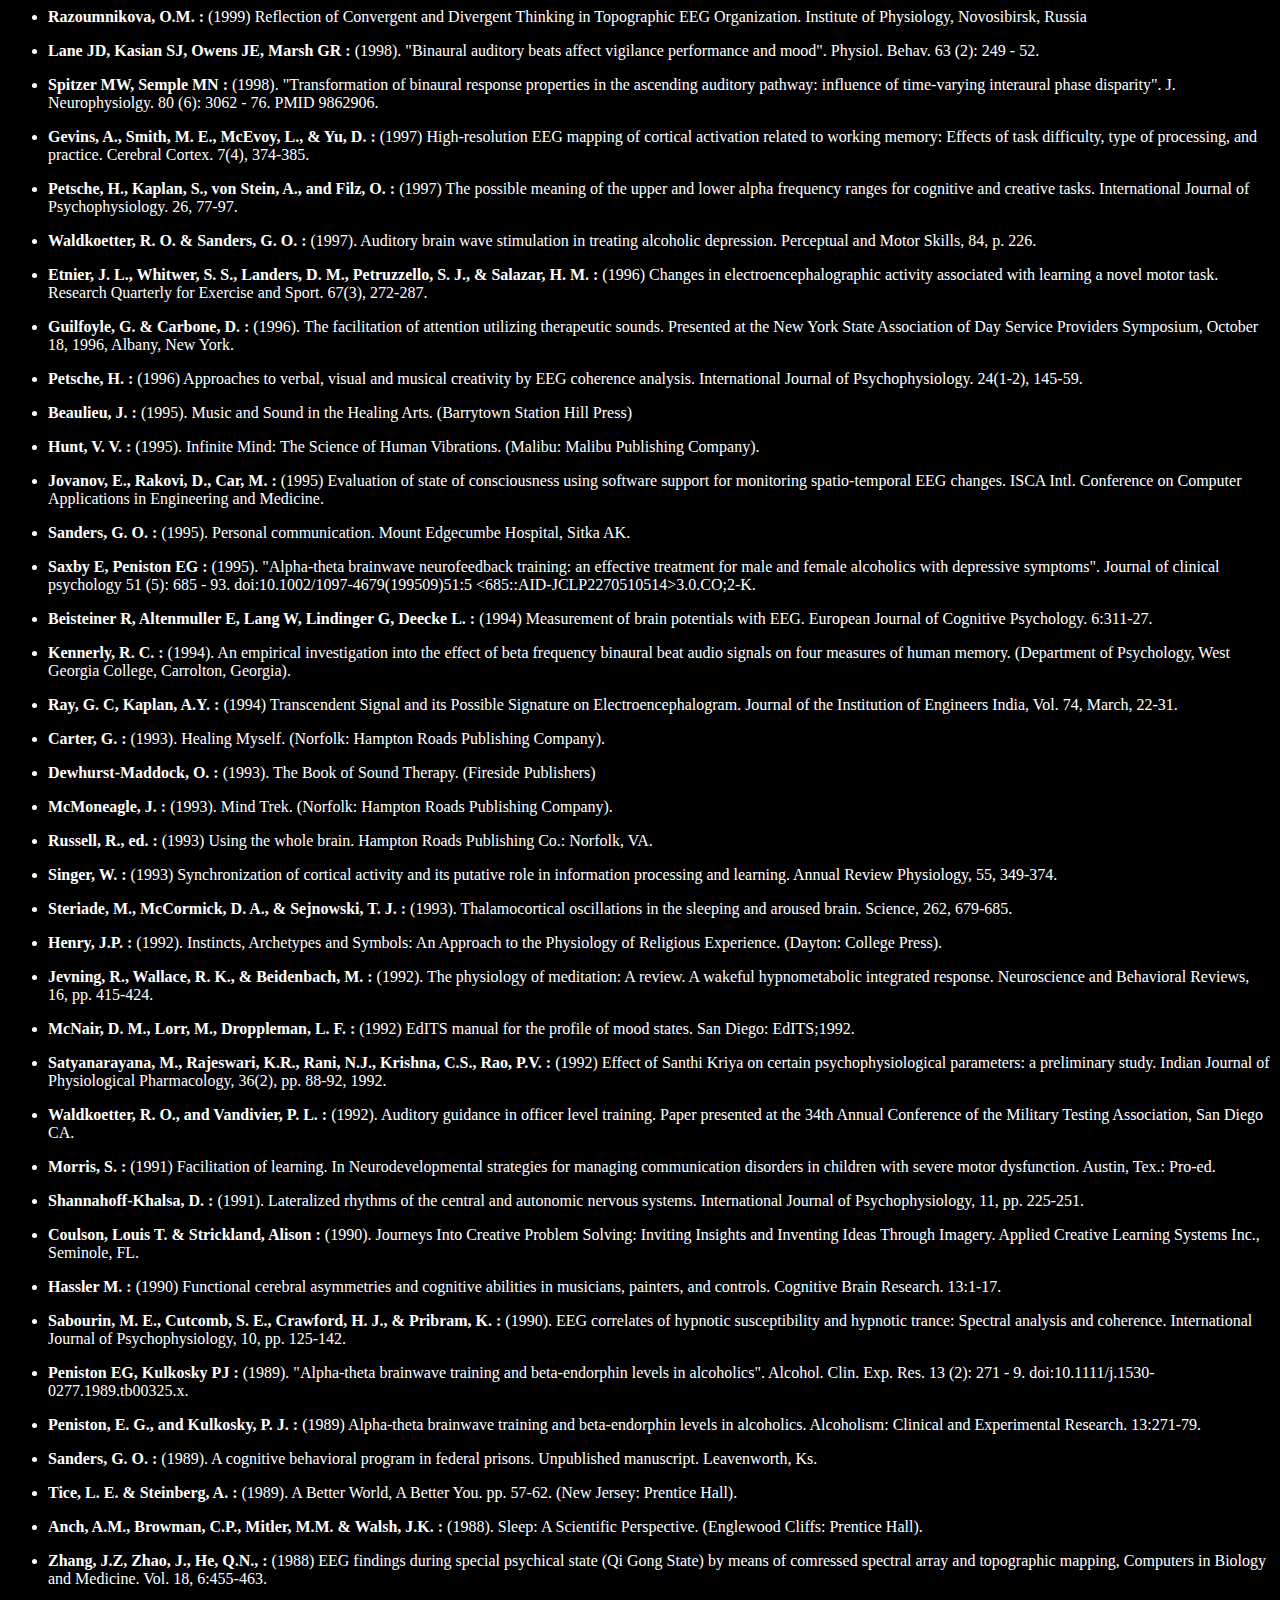
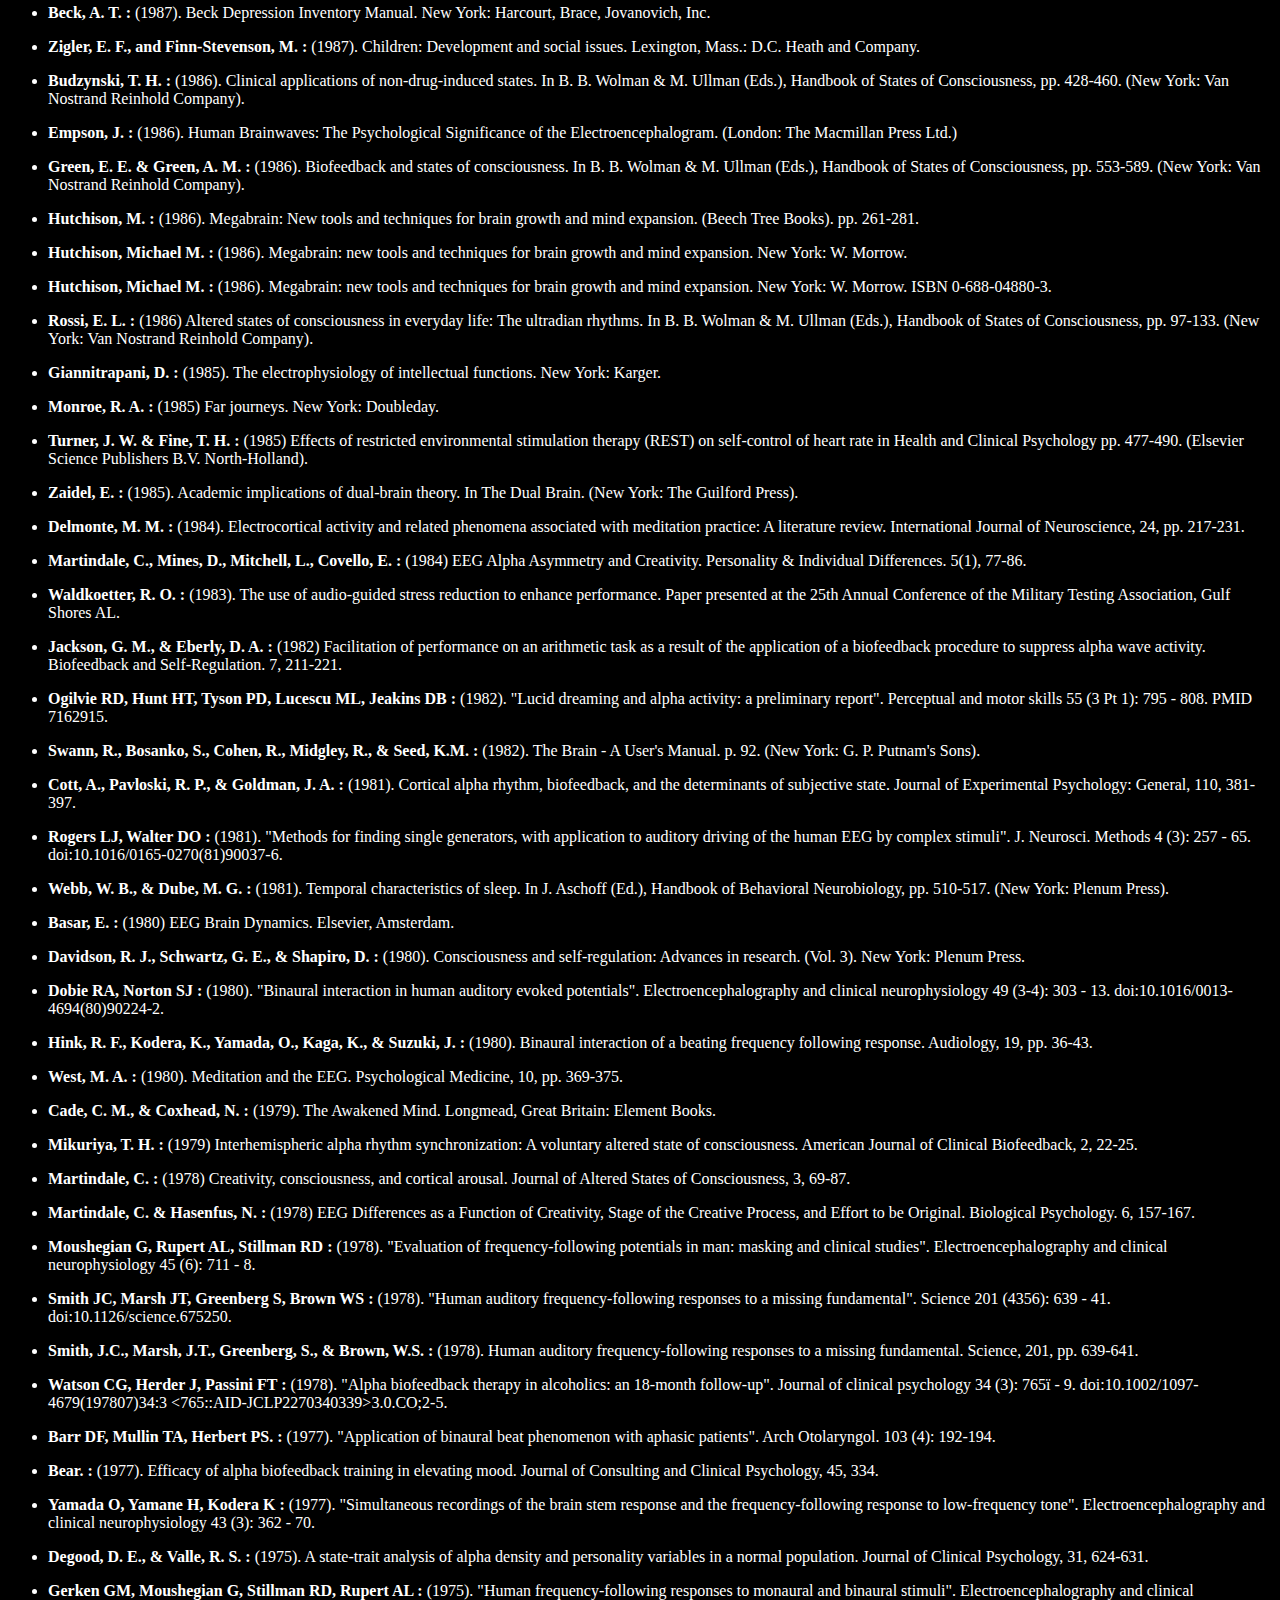
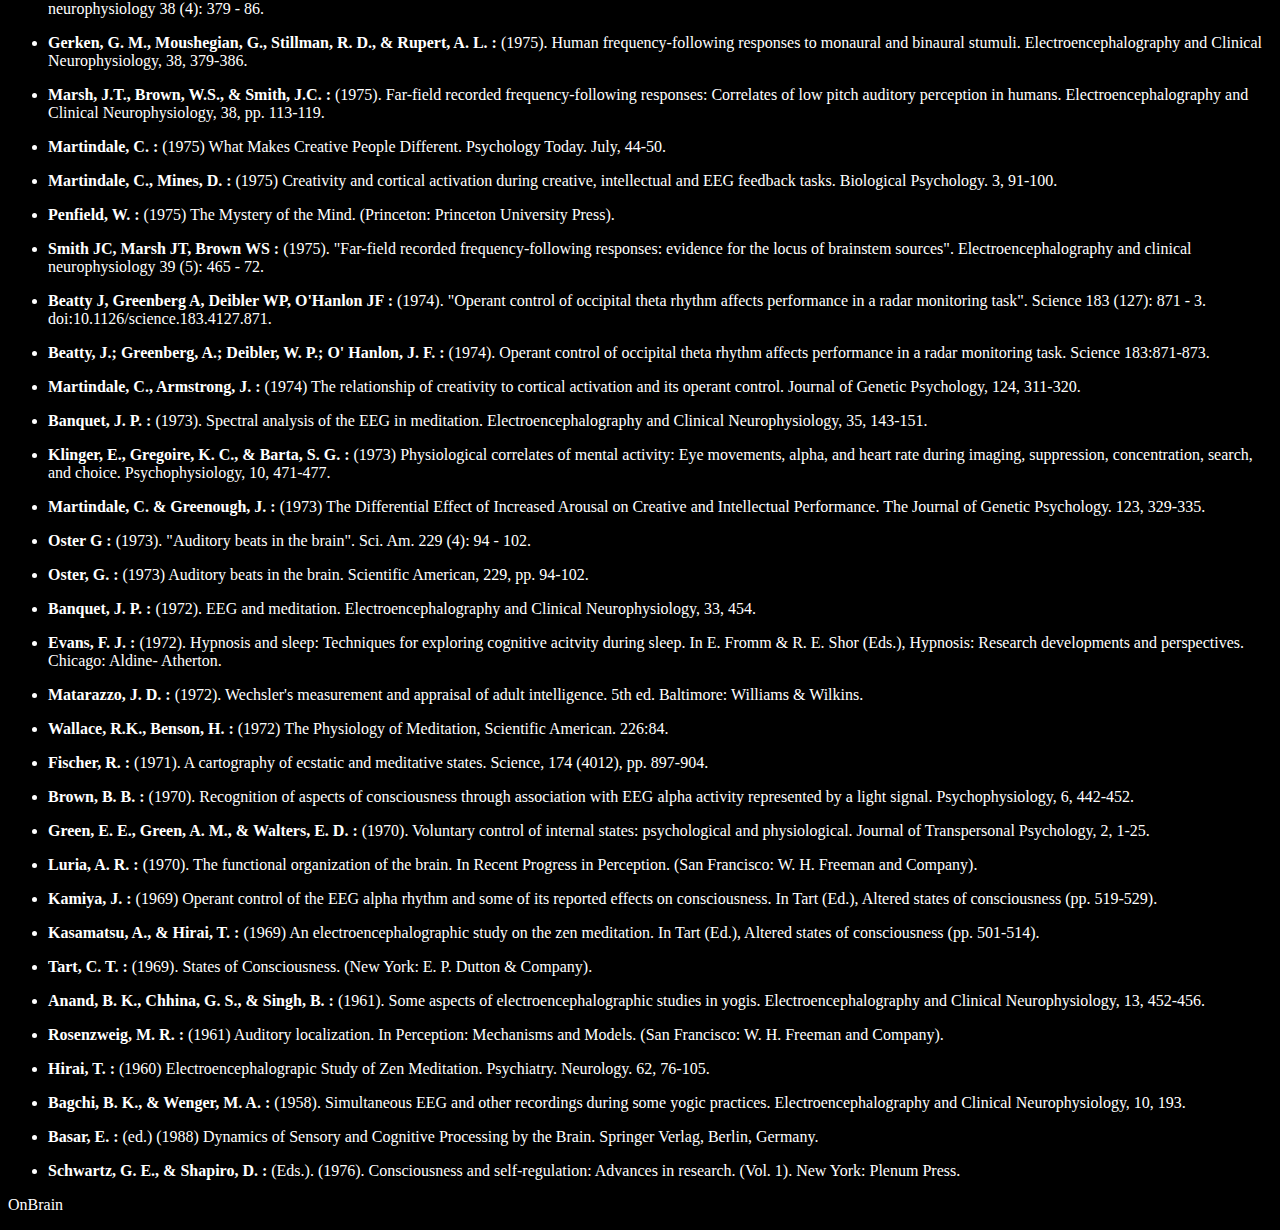
<file: scientific_studies.html>
<!DOCTYPE html>
<html>
<head>
    <title>Scientific Studies</title>
    <style>
        body {
            background-color: black;
            color: white;
        }
    </style>
</head>
<body>
    <h1>Scientific Studies about Brainwaves</h1>

    <p>If you want to better understand the power of brain waves and the rapidly expanding field of research, you can find the bibliography of some of the scientific studies.</p>

    <ul>
        <li><strong>Eschmann, K. C. J., Bader, R., and Mecklinger, A. :</strong> (2020). Improving episodic memory: frontal-midline theta neurofeedback training increases source memory performance. NeuroImage. 222:117219. doi: 10.1016/j.tins.2019.04.004</p>
            <li><strong>Orozco Perez, H. D., Dumas, G., & Lehmann, A. :</strong> (2020) Binaural Beats through the Auditory Pathway: From Brainstem to Connectivity Patterns. eNeuro, 7(2), ENEURO.0232-19.2020. McMaster University</p>
            <li><strong>Van Atteveldt, N., Janssen, T. W. P., and Davidesco, I. :</strong> (2020). Measuring brain waves in the classroom. Front Young Minds. 8:96. doi: 10.3389/frym.2020.00096</p>
            <li><strong>Hanslmayr, S., Axmacher, N., and Inman, C. S. :</strong> (2019). Modulating human memory via entrainment of brain oscillations. Trends Neurosci. 42:485–99. doi: 10.1016/j.tins.2019.04.004</p>
            <li><strong>Roberts, B.M., Clark, A., Addante, R. J., and Ranganath, C. :</strong> (2018). Entrainment enhances theta oscillations and improves episodic memory. Cogn Neurosci. 9:181–193. doi: 10.1080/17588928.2018.1521386</p>
            <li><strong>Tirdad Seifi et al :</strong> (2017) Cumulative effects of theta binaural beats on brain power and functional connectivity Biomedical Signal Processing and Control Volume 42, April 2018, Pages 242-252</p>
            <li><strong>A. Gupta et al :</strong> (2016) Significance of alpha brainwaves in meditation examined from the study of binaural beats International Conference on Signal Processing and Communication (ICSC) pp. 484-489, doi: 10.1109 /ICSPCom.2016.7980629.</p>
            <li><strong>Beauchene C, Abaid N, Moran R, Diana RA, Leonessa A :</strong> (2016) The Effect of Binaural Beats on Visuospatial Working Memory and Cortical Connectivity PLOS ONE 11(11): e0166630. 10.1371/journal.pone.0166630</p>
            <li><strong>Bernhard Hommel, Roberta Sellaro, Rico Fischer, Saskia Borg and Lorenza S. Colzato :</strong> (2016) High-Frequency Binaural Beats Increase Cognitive Flexibility: Evidence from Dual-Task Crosstalk Front. Psychol., 24 August 2016 10.3389/fpsyg.2016.01287</p>
            <li><strong>Zampi, Donna D. et al :</strong> (2015) Efficacy of Theta-Binaural Beats for the Treatment of Chronic Pain Northcentral University. ProQuest Dissertations Publishing 3670283</p>
            <li><strong>Vera Abeln et al :</strong> (2014) Brainwave entrainment for better sleep and post-sleep state of young elite soccer players – A pilot study. European Journal of Sport Science, 14:5, 393-402, DOI: 10.1080/17461391.2013.819384</p>
            <li><strong>F. R. On, R. Jailani, H. Norhazman and N. M. Zaini :</strong> (2013) Binaural beat effect on brainwaves based on EEG 2013 IEEE 9th International Colloquium on Signal Processing and its Applications pp. 339-343, doi: 10.1109/CSPA.2013.6530068.</p>
            <li><strong>Addante, R. J., Watrous, A. J., Yonelinas, A. P., Ekstrom, A. D., and Ranganath, C. :</strong> (2011). Pre-Stimulus theta activity predicts correct source memory retrieval. Proc Natl Acad Sci USA. 108:10702–7. doi: 10.1073/pnas.1014528108</p>
            <li><strong>Baijal S., Narayanan S., :</strong> (2010) Theta activity and meditative states: spectral changes during concentrative meditation. Cognitive Processing. Vol.11-1, 31-38.</p>
            <li><strong>Chiesa A., Serretti A., :</strong> (2010) A systematic review of neurobiological and clinical features of mindfulness meditations. Psychological Medicine. 40: 1239-1252.</p>
            <li><strong>Fell J., Axmacher N., Haupt S., :</strong> (2010) From alpha to gamma: Electrophysiological correlates of meditation-related states of consciousness. Medical Hypotheses. Vol.75, Issue 2, P.218-224.</p>
            <li><strong>Tavee and Stone. :</strong> (2010) Healing the mind: Meditation and multiple sclerosis. Neurology. 75: 1130-1131</p>
            <li><strong>Barnhofer, T, Chittka T, et al., :</strong> (2009) State Effects of Two Forms of Meditation on Prefrontal EEG Asymmetry in Previously Depressed Individuals. Mindfulness. Vol. 1-1, 21-27.</p>
            <li><strong>Epel E., et al., :</strong> (2009). Can Meditation Slow Rate of Cellular Aging? Cognitive Stress, Mindfulness, and Telomeres. Annals of the New York Academy of Sciences. Volume 1172, 34ï¿½53</p>
            <li><strong>Lagopoulos J, Xu J, Rasmussen I, et al., :</strong> (2009) Increased theta and alpha EEG activity during nondirective meditation. The Journal of Alternative and Complementary Medicine.15(11): 1187-1192.</p>
            <li><strong>Moore A., Malinowski P. :</strong> (2009) Meditation, mindfulness and cognitive flexibility. Consciousness and Cognition, 18 (1), pp. 176-186.</p>
            <li><strong>Pace, T., Negi L., :</strong> (2009). Effect of compassion meditation on neuroendocrine, innate immune and behavioral responses to psychosocial stress. PsychoneuroendocrinologyVolume 34-1. 87-98.</p>
            <li><strong>Tang Y, Yinghua M., et al., :</strong> (2009). Central and autonomic nervous system interaction is altered by short-term meditation. PNAS. 106-22 8865-8870.</p>
            <li><strong>Davidson, R., Lutz, A., :</strong> (2008). Buddha's Brain: Neuroplasticity and Meditation [In the Spotlight]. Signal Processing Magazine. 25-1 176-174</p>
            <li><strong>Lutz A, Brefczynski-Lewis J, Johnstone T, Davidson R., :</strong> (2008) Regulation of the neural circuitry of emotion by compassion meditation: effects of meditative expertise. PLOS One.3(3): e1897. doi:10.1371/journal.pone.0001897</p>
            <li><strong>Oman D, Shapiro S, et al., :</strong> (2008). Meditation Lowers Stress and Supports Forgiveness Among College Students: A Randomized Controlled Trial. Journal of American College Health, Volume 56, Number 5, 569 - 578</p>
            <li><strong>S Settapat, M Ohkura, :</strong> (2008) An Alpha-wave-based binaural beat sound control system using fuzzy logic and autoregressive forecasting model. SICE Annual Conference. 20-22, 109-114</p>
            <li><strong>Zautra A., Davis M., et al., :</strong> (2008) Comparison of Cognitive Behavioral and Mindfulness Meditation Interventions on Adaptation to Rheumatoid Arthritis for Patients With and Without History of Recurrent Depression.Journal of Consulting and Clinical Psychology Volume 76, Issue 3, June 2008, Pages 408-421</p>
            <li><strong>Barnhofer, T., Duggan, D., Crane, C., et al., :</strong> (2007) Effects of meditation on frontal [alpha]-asymmetry in previously suicidal individuals. Neuroreport. Vol.18, Issue 7, 709-712.</p>
            <li><strong>Brefczynski-Lewis J, Lutz A,. :</strong> (2007) Neural correlates of attentional expertise in long-term meditation practitioners. Proceedings of the National Academy of the Sciences.vol. 104-27.</p>
            <li><strong>Chuter E., Allan M., Laws D. :</strong> (2007) A pilot study comparing reduction of anxiety by binaural beat audio and patient-selected music in the pre-operative period. Anaesthesia. 62, 3 310.</p>
            <li><strong>Farb N., Segal., et al., :</strong> (2007) Attending to the present: mindfulness meditation reveals distinct neural modes of self-reference. Social Cognitive & Affective Neuroscience.Volume 2, Issue 4. 313-322.</p>
            <li><strong>G Pagnoni, M Cekic, :</strong> (2007) Age effects on gray matter volume and attentional performance in Zen meditation. - Neurobiology of aging. 28-10 1623-1627.</p>
            <li><strong>Kosycki D., Benger M., et al., :</strong> (2007). Randomized trial of a meditation-based stress reduction program and cognitive behavior therapy in generalized social anxiety disorder. Behaviour Research and Therapy. Vol. 45-10, 2518-2526.</p>
            <li><strong>S Jain, SL Shapiro, et al., :</strong> (2007) A randomized controlled trial of mindfulness meditation versus relaxation training: effects on distress, positive states of mind, rumination, and distraction. Annals of Behavioral MedicineVolume 33, Number 1, 11-21</p>
            <li><strong>SE Sephton, P Salmon, I Weissbecker, C, :</strong> (2007). Mindfulness meditation alleviates depressive symptoms in women with fibromyalgia: results of a randomized clinical trial. Arthritis Care & ResearchVolume 57, Issue 1, pages 77 - 85.</p>
            <li><strong>Tang Y., Ma Y., Wang J., Yaxin F., et al., :</strong> (2007) Short-term meditation training improves attention and self-regulation. Proceedings of the National Academy of the Sciences.vol. 104-43.</p>
            <li><strong>Wahbeh H, Calabrese C, Zwickey H :</strong> (2007). "Binaural beat technology in humans: a pilot study to assess psychologic and physiologic effects". Journal of alternative and complementary medicine(New York, N.Y.) 13 (1): 25 - 32. doi:10.1089/acm.2006.6196.</p>
            <li><strong>Zylowska L., Ackerman D., :</strong> (2007). Mindfulness Meditation Training in Adults and Adolescents With ADHD: A Feasibility Study. Journal of Attention Disorders.</p>
            <li><strong>Bowen S., Witkiewitz K., et al., :</strong> (2006). Mindfulness Meditation and Substance Use in an Incarcerated Population. sychology of Habitual Behaviors. American Psychological Association2006, Vol. 20, No. 3, 343 - 347.</p>
            <li><strong>Cahn BR, Polich J., :</strong> (2006) Meditation states and traits: EEG, ERP, and neuroimaging studies. Psychological Bulletin. Vol 132(2) 180-211.</p>
            <li><strong>Cvetkovic D, Simpson D, Cosic I :</strong> (2006). "Influence of sinusoidally modulated visual stimuli at extremely low frequency range on the human EEG activity". Conference proceedings : ... Annual International Conference of the IEEE Engineering in Medicine and Biology Society. IEEE Engineering in Medicine and Biology Society. Conference 1: 1311 - 4. doi:10.1109</p>
            <li><strong>Karino S., Yumoto M., et al. :</strong> (2006) Neuromagnetic Responses to Binaural Beat in Human Cerebral Cortex. Journal of Neurophysiology. 96. 1927-38.</p>
            <li><strong>Loftus EF, Davis D :</strong> (2006). "Recovered memories". Annual review of clinical psychology 2: 469 - 98. doi:10.1146/annurev.clinpsy.2.022305.095315.</p>
            <li><strong>Spoormaker VI, van den Bout J :</strong> (2006). "Lucid dreaming treatment for nightmares: a pilot study". Psychotherapy and psychosomatics 75 (6): 389 - 94. doi:10.1159/000095446.</p>
            <li><strong>Aftanas L., Golosheykin S., :</strong> (2005) Impact of regular meditation practice on eeg activity at rest and during evoked negative emotions. International Journal of Neuroscience.</p>
            <li><strong>Carter, Olivia L. Presti, D., et al., :</strong> (2005) Meditation alters perceptual rivalry in Tibetan Buddhist monks. Current Biology, 15 (11).</p>
            <li><strong>Klepp S., :</strong> (2005) Effects of Binaural-beat Stimulation on Recovery Following Traumatic Brain Injury: A Pilot Study. Subtle Energies and Energy Medicine.</p>
            <li><strong>Lazar S, Kerr C, Wasserman R, Gray J., :</strong> (2005) Meditation experience is associated with increased cortical thickness. Neuroreport. 16(17): 1893 - 1897.</p>
            <li><strong>Takahashi T, Murata T,et al., :</strong> (2005) Changes in EEG and autonomic nervous activity during meditation and their association with personality traits. International Journal of Psychophysiology. Vol.55-2, 199-207.</p>
            <li><strong>Taylor P :</strong> (2005). "Human auditory steady state responses to binaural and monaural beats". Clinical neurophysiology : official journal of the International Federation of Clinical Neurophysiology 116 (3): 658 - 68. doi:10.1016/j.clinph.2004.09.014. PMID 15721080.</p>
            <li><strong>Wenk S., :</strong> (2005). Meditation can reduce habitual responding. Alternative Therapy Health Medicine. 11(2): 42-58</p>
            <li><strong>Gottselig JM, Brandeis D, Hofer-Tinguely G, Borby AA, Achermann P :</strong> (2004). "Human central auditory plasticity associated with tone sequence learning". Learn. Mem. 11 (2): 162 - 71. doi:10.1101/lm.63304.</p>
            <li><strong>Griffin AL, Asaka Y, Darling RD, Berry SD :</strong> (2004). "Theta-contingent trial presentation accelerates learning rate and enhances hippocampal plasticity during trace eyeblink conditioning". Behav. Neurosci. 118 (2): 403 - 11. doi:10.1037/0735-7044.118.2.403.</p>
            <li><strong>Kennerly, R., :</strong> (2004) QEEG analysis of binaural beat audio entrainment: A pilot study. Journal of Neurotherapy</p>
            <li><strong>Davidson, R., Kabat-Zinn J., et al. :</strong> (2003) Alterations in Brain and Immune Function Produced by Mindfulness Meditation. Journal of Biobehavioral Medicine. 65:564-570.</p>
            <li><strong>Stevens L et al., :</strong> (2003) Binaural beat induced theta EEG activity and hypnotic susceptibility: contradictory results and technical considerations. The American Journal Clinical Hypnosis45(4):295-309.</p>
            <li><strong>Thaut MH :</strong> (2003). "Neural basis of rhythmic timing networks in the human brain". Ann. N. Y. Acad. Sci. 999: 364 - 73. doi:10.1196/annals.1284.044.</p>
            <li><strong>Vernon D, Egner T, Cooper N. "The effect of training distinct neurofeedback protocols on aspects of cognitive performance". International journal of psychophysiology, et al :</strong> (2003). " : official journal of the International Organization of Psychophysiology 47 (1): 75 - 85.</p>
            <li><strong>Gaynor, Md., M.L. :</strong> (2002) The Healing Power of Sound. (Shambhala Publications)</p>
            <li><strong>Reddi V., :</strong> (2002) Effect of Binaural Beat Stimulation on Pain and Mood in Individuals Reporting Chronic Low Back Pain. Moore Health Science Library, University of Virginia.</p>
            <li><strong>Seager MA, Johnson LD, Chabot ES, Asaka Y, Berry SD :</strong> (2002). "Oscillatory brain states and learning: Impact of hippocampal theta-contingent training". Proc. Natl. Acad. Sci. U.S.A. 99 (3): 1616 - 20. doi:10.1073/pnas.032662099.</p>
            <li><strong>Aftanas L., Golocheikine S., :</strong> (2001) Human anterior and frontal midline theta and lower alpha reflect emotionally positive state and internalized attention: high-resolution EEG investigation of meditation.Neuroscience Letters. Vol. 310- 1, 7 57-60.</p>
            <li><strong>Berry SD, Seager MA :</strong> (2001). "Hippocampal theta oscillations and classical conditioning". Neurobiol Learn Mem 76 (3): 298 - 313. doi:10.1006/nlme.2001.4025.</p>
            <li><strong>Boynton, T. :</strong> (2001) Applied Research Using Alpha/Theta Training For Enhancing Creativity and Well-Being. Journal of Neurotherapy, 5.</p>
            <li><strong>Le Scouarnec RP, Poirier RM, et al. :</strong> (2001). "Use of binaural beat tapes for treatment of anxiety: a pilot study of tape preference and outcomes". Alternative Therapy Health Medicine. 7 (1): 58-63.</p>
            <li><strong>Lehmann d., Faber P.L., Achermann P., et al., :</strong> (2001) Brain sources of EEG gamma frequency during volitionally meditation-induced, altered states of consciousness, and experience of the self. Psychiatry Research & Neuroimaging. Vol.108-2, 111-121.</p>
            <li><strong>Brady B., :</strong> (2000) Binaural-beat induced theta EEG activity and hypnotic susceptibility. American Journal of Clinical Hypnosis.</p>
            <li><strong>Menning H, Roberts LE, Pantev C :</strong> (2000). "Plastic changes in the auditory cortex induced by intensive frequency discrimination training". Neuroreport 11 (4): 817 - 22. doi:10.1097/00001756-200003200-00032.</p>
            <li><strong>Ashley-Farrand, T. :</strong> (1999). Healing Mantras: Using Sound Affirmations for Personal Power, Creativity and Healing. (Ballantine Wellspring)</p>
            <li><strong>Gaynor, Md., M.L. :</strong> (1999) Sounds of Healing. (Broadway Books)</p>
            <li><strong>Molle, M., Marshall, L., Wolf, B., Horst, L., & Born, J. :</strong> (1999). EEG complexity and performance measures of creative thinking. Psychophysiology. 36</p>
            <li><strong>Pfurtscheller, G., and Andrew, C. :</strong> (1999) Event-Related changes of band power and coherence: methodology and interpretation. Journal of Clinical Neurophysiology. 16(6), 512-519</p>
            <li><strong>Razoumnikova, O.M. :</strong> (1999) Reflection of Convergent and Divergent Thinking in Topographic EEG Organization. Institute of Physiology, Novosibirsk, Russia</p>
            <li><strong>Lane JD, Kasian SJ, Owens JE, Marsh GR :</strong> (1998). "Binaural auditory beats affect vigilance performance and mood". Physiol. Behav. 63 (2): 249 - 52.</p>
            <li><strong>Spitzer MW, Semple MN :</strong> (1998). "Transformation of binaural response properties in the ascending auditory pathway: influence of time-varying interaural phase disparity". J. Neurophysiolgy. 80 (6): 3062 - 76. PMID 9862906.</p>
            <li><strong>Gevins, A., Smith, M. E., McEvoy, L., & Yu, D. :</strong> (1997) High-resolution EEG mapping of cortical activation related to working memory: Effects of task difficulty, type of processing, and practice. Cerebral Cortex. 7(4), 374-385.</p>
            <li><strong>Petsche, H., Kaplan, S., von Stein, A., and Filz, O. :</strong> (1997) The possible meaning of the upper and lower alpha frequency ranges for cognitive and creative tasks. International Journal of Psychophysiology. 26, 77-97.</p>
            <li><strong>Waldkoetter, R. O. & Sanders, G. O. :</strong> (1997). Auditory brain wave stimulation in treating alcoholic depression. Perceptual and Motor Skills, 84, p. 226.</p>
            <li><strong>Etnier, J. L., Whitwer, S. S., Landers, D. M., Petruzzello, S. J., & Salazar, H. M. :</strong> (1996) Changes in electroencephalographic activity associated with learning a novel motor task. Research Quarterly for Exercise and Sport. 67(3), 272-287.</p>
            <li><strong>Guilfoyle, G. & Carbone, D. :</strong> (1996). The facilitation of attention utilizing therapeutic sounds. Presented at the New York State Association of Day Service Providers Symposium, October 18, 1996, Albany, New York.</p>
            <li><strong>Petsche, H. :</strong> (1996) Approaches to verbal, visual and musical creativity by EEG coherence analysis. International Journal of Psychophysiology. 24(1-2), 145-59.</p>
            <li><strong>Beaulieu, J. :</strong> (1995). Music and Sound in the Healing Arts. (Barrytown Station Hill Press)</p>
            <li><strong>Hunt, V. V. :</strong> (1995). Infinite Mind: The Science of Human Vibrations. (Malibu: Malibu Publishing Company).</p>
            <li><strong>Jovanov, E., Rakovi, D., Car, M. :</strong> (1995) Evaluation of state of consciousness using software support for monitoring spatio-temporal EEG changes. ISCA Intl. Conference on Computer Applications in Engineering and Medicine.</p>
            <li><strong>Sanders, G. O. :</strong> (1995). Personal communication. Mount Edgecumbe Hospital, Sitka AK.</p>
            <li><strong>Saxby E, Peniston EG :</strong> (1995). "Alpha-theta brainwave neurofeedback training: an effective treatment for male and female alcoholics with depressive symptoms". Journal of clinical psychology 51 (5): 685 - 93. doi:10.1002/1097-4679(199509)51:5 <685::AID-JCLP2270510514>3.0.CO;2-K.</p>
            <li><strong>Beisteiner R, Altenmuller E, Lang W, Lindinger G, Deecke L. :</strong> (1994) Measurement of brain potentials with EEG. European Journal of Cognitive Psychology. 6:311-27.</p>
            <li><strong>Kennerly, R. C. :</strong> (1994). An empirical investigation into the effect of beta frequency binaural beat audio signals on four measures of human memory. (Department of Psychology, West Georgia College, Carrolton, Georgia).</p>
            <li><strong>Ray, G. C, Kaplan, A.Y. :</strong> (1994) Transcendent Signal and its Possible Signature on Electroencephalogram. Journal of the Institution of Engineers India, Vol. 74, March, 22-31.</p>
            <li><strong>Carter, G. :</strong> (1993). Healing Myself. (Norfolk: Hampton Roads Publishing Company).</p>
            <li><strong>Dewhurst-Maddock, O. :</strong> (1993). The Book of Sound Therapy. (Fireside Publishers)</p>
            <li><strong>McMoneagle, J. :</strong> (1993). Mind Trek. (Norfolk: Hampton Roads Publishing Company).</p>
            <li><strong>Russell, R., ed. :</strong> (1993) Using the whole brain. Hampton Roads Publishing Co.: Norfolk, VA.</p>
            <li><strong>Singer, W. :</strong> (1993) Synchronization of cortical activity and its putative role in information processing and learning. Annual Review Physiology, 55, 349-374.</p>
            <li><strong>Steriade, M., McCormick, D. A., & Sejnowski, T. J. :</strong> (1993). Thalamocortical oscillations in the sleeping and aroused brain. Science, 262, 679-685.</p>
            <li><strong>Henry, J.P. :</strong> (1992). Instincts, Archetypes and Symbols: An Approach to the Physiology of Religious Experience. (Dayton: College Press).</p>
            <li><strong>Jevning, R., Wallace, R. K., & Beidenbach, M. :</strong> (1992). The physiology of meditation: A review. A wakeful hypnometabolic integrated response. Neuroscience and Behavioral Reviews, 16, pp. 415-424.</p>
            <li><strong>McNair, D. M., Lorr, M., Droppleman, L. F. :</strong> (1992) EdITS manual for the profile of mood states. San Diego: EdITS;1992.</p>
            <li><strong>Satyanarayana, M., Rajeswari, K.R., Rani, N.J., Krishna, C.S., Rao, P.V. :</strong> (1992) Effect of Santhi Kriya on certain psychophysiological parameters: a preliminary study. Indian Journal of Physiological Pharmacology, 36(2), pp. 88-92, 1992.</p>
            <li><strong>Waldkoetter, R. O., and Vandivier, P. L. :</strong> (1992). Auditory guidance in officer level training. Paper presented at the 34th Annual Conference of the Military Testing Association, San Diego CA.</p>
            <li><strong>Morris, S. :</strong> (1991) Facilitation of learning. In Neurodevelopmental strategies for managing communication disorders in children with severe motor dysfunction. Austin, Tex.: Pro-ed.</p>
            <li><strong>Shannahoff-Khalsa, D. :</strong> (1991). Lateralized rhythms of the central and autonomic nervous systems. International Journal of Psychophysiology, 11, pp. 225-251.</p>
            <li><strong>Coulson, Louis T. & Strickland, Alison :</strong> (1990). Journeys Into Creative Problem Solving: Inviting Insights and Inventing Ideas Through Imagery. Applied Creative Learning Systems Inc., Seminole, FL.</p>
            <li><strong>Hassler M. :</strong> (1990) Functional cerebral asymmetries and cognitive abilities in musicians, painters, and controls. Cognitive Brain Research. 13:1-17.</p>
            <li><strong>Sabourin, M. E., Cutcomb, S. E., Crawford, H. J., & Pribram, K. :</strong> (1990). EEG correlates of hypnotic susceptibility and hypnotic trance: Spectral analysis and coherence. International Journal of Psychophysiology, 10, pp. 125-142.</p>
            <li><strong>Peniston EG, Kulkosky PJ :</strong> (1989). "Alpha-theta brainwave training and beta-endorphin levels in alcoholics". Alcohol. Clin. Exp. Res. 13 (2): 271 - 9. doi:10.1111/j.1530-0277.1989.tb00325.x.</p>
            <li><strong>Peniston, E. G., and Kulkosky, P. J. :</strong> (1989) Alpha-theta brainwave training and beta-endorphin levels in alcoholics. Alcoholism: Clinical and Experimental Research. 13:271-79.</p>
            <li><strong>Sanders, G. O. :</strong> (1989). A cognitive behavioral program in federal prisons. Unpublished manuscript. Leavenworth, Ks.</p>
            <li><strong>Tice, L. E. & Steinberg, A. :</strong> (1989). A Better World, A Better You. pp. 57-62. (New Jersey: Prentice Hall).</p>
            <li><strong>Anch, A.M., Browman, C.P., Mitler, M.M. & Walsh, J.K. :</strong> (1988). Sleep: A Scientific Perspective. (Englewood Cliffs: Prentice Hall).</p>
            <li><strong>Zhang, J.Z, Zhao, J., He, Q.N., :</strong> (1988) EEG findings during special psychical state (Qi Gong State) by means of comressed spectral array and topographic mapping, Computers in Biology and Medicine. Vol. 18, 6:455-463.</p>
            <li><strong>Beck, A. T. :</strong> (1987). Beck Depression Inventory Manual. New York: Harcourt, Brace, Jovanovich, Inc.</p>
            <li><strong>Zigler, E. F., and Finn-Stevenson, M. :</strong> (1987). Children: Development and social issues. Lexington, Mass.: D.C. Heath and Company.</p>
            <li><strong>Budzynski, T. H. :</strong> (1986). Clinical applications of non-drug-induced states. In B. B. Wolman & M. Ullman (Eds.), Handbook of States of Consciousness, pp. 428-460. (New York: Van Nostrand Reinhold Company).</p>
            <li><strong>Empson, J. :</strong> (1986). Human Brainwaves: The Psychological Significance of the Electroencephalogram. (London: The Macmillan Press Ltd.)</p>
            <li><strong>Green, E. E. & Green, A. M. :</strong> (1986). Biofeedback and states of consciousness. In B. B. Wolman & M. Ullman (Eds.), Handbook of States of Consciousness, pp. 553-589. (New York: Van Nostrand Reinhold Company).</p>
            <li><strong>Hutchison, M. :</strong> (1986). Megabrain: New tools and techniques for brain growth and mind expansion. (Beech Tree Books). pp. 261-281.</p>
            <li><strong>Hutchison, Michael M. :</strong> (1986). Megabrain: new tools and techniques for brain growth and mind expansion. New York: W. Morrow.</p>
            <li><strong>Hutchison, Michael M. :</strong> (1986). Megabrain: new tools and techniques for brain growth and mind expansion. New York: W. Morrow. ISBN 0-688-04880-3.</p>
            <li><strong>Rossi, E. L. :</strong> (1986) Altered states of consciousness in everyday life: The ultradian rhythms. In B. B. Wolman & M. Ullman (Eds.), Handbook of States of Consciousness, pp. 97-133. (New York: Van Nostrand Reinhold Company).</p>
            <li><strong>Giannitrapani, D. :</strong> (1985). The electrophysiology of intellectual functions. New York: Karger.</p>
            <li><strong>Monroe, R. A. :</strong> (1985) Far journeys. New York: Doubleday.</p>
            <li><strong>Turner, J. W. & Fine, T. H. :</strong> (1985) Effects of restricted environmental stimulation therapy (REST) on self-control of heart rate in Health and Clinical Psychology pp. 477-490. (Elsevier Science Publishers B.V. North-Holland).</p>
            <li><strong>Zaidel, E. :</strong> (1985). Academic implications of dual-brain theory. In The Dual Brain. (New York: The Guilford Press).</p>
            <li><strong>Delmonte, M. M. :</strong> (1984). Electrocortical activity and related phenomena associated with meditation practice: A literature review. International Journal of Neuroscience, 24, pp. 217-231.</p>
            <li><strong>Martindale, C., Mines, D., Mitchell, L., Covello, E. :</strong> (1984) EEG Alpha Asymmetry and Creativity. Personality & Individual Differences. 5(1), 77-86.</p>
            <li><strong>Waldkoetter, R. O. :</strong> (1983). The use of audio-guided stress reduction to enhance performance. Paper presented at the 25th Annual Conference of the Military Testing Association, Gulf Shores AL.</p>
            <li><strong>Jackson, G. M., & Eberly, D. A. :</strong> (1982) Facilitation of performance on an arithmetic task as a result of the application of a biofeedback procedure to suppress alpha wave activity. Biofeedback and Self-Regulation. 7, 211-221.</p>
            <li><strong>Ogilvie RD, Hunt HT, Tyson PD, Lucescu ML, Jeakins DB :</strong> (1982). "Lucid dreaming and alpha activity: a preliminary report". Perceptual and motor skills 55 (3 Pt 1): 795 - 808. PMID 7162915.</p>
            <li><strong>Swann, R., Bosanko, S., Cohen, R., Midgley, R., & Seed, K.M. :</strong> (1982). The Brain - A User's Manual. p. 92. (New York: G. P. Putnam's Sons).</p>
            <li><strong>Cott, A., Pavloski, R. P., & Goldman, J. A. :</strong> (1981). Cortical alpha rhythm, biofeedback, and the determinants of subjective state. Journal of Experimental Psychology: General, 110, 381-397.</p>
            <li><strong>Rogers LJ, Walter DO :</strong> (1981). "Methods for finding single generators, with application to auditory driving of the human EEG by complex stimuli". J. Neurosci. Methods 4 (3): 257 - 65. doi:10.1016/0165-0270(81)90037-6.</p>
            <li><strong>Webb, W. B., & Dube, M. G. :</strong> (1981). Temporal characteristics of sleep. In J. Aschoff (Ed.), Handbook of Behavioral Neurobiology, pp. 510-517. (New York: Plenum Press).</p>
            <li><strong>Basar, E. :</strong> (1980) EEG Brain Dynamics. Elsevier, Amsterdam.</p>
            <li><strong>Davidson, R. J., Schwartz, G. E., & Shapiro, D. :</strong> (1980). Consciousness and self-regulation: Advances in research. (Vol. 3). New York: Plenum Press.</p>
            <li><strong>Dobie RA, Norton SJ :</strong> (1980). "Binaural interaction in human auditory evoked potentials". Electroencephalography and clinical neurophysiology 49 (3-4): 303 - 13. doi:10.1016/0013-4694(80)90224-2.</p>
            <li><strong>Hink, R. F., Kodera, K., Yamada, O., Kaga, K., & Suzuki, J. :</strong> (1980). Binaural interaction of a beating frequency following response. Audiology, 19, pp. 36-43.</p>
            <li><strong>West, M. A. :</strong> (1980). Meditation and the EEG. Psychological Medicine, 10, pp. 369-375.</p>
            <li><strong>Cade, C. M., & Coxhead, N. :</strong> (1979). The Awakened Mind. Longmead, Great Britain: Element Books.</p>
            <li><strong>Mikuriya, T. H. :</strong> (1979) Interhemispheric alpha rhythm synchronization: A voluntary altered state of consciousness. American Journal of Clinical Biofeedback, 2, 22-25.</p>
            <li><strong>Martindale, C. :</strong> (1978) Creativity, consciousness, and cortical arousal. Journal of Altered States of Consciousness, 3, 69-87.</p>
            <li><strong>Martindale, C. & Hasenfus, N. :</strong> (1978) EEG Differences as a Function of Creativity, Stage of the Creative Process, and Effort to be Original. Biological Psychology. 6, 157-167.</p>
            <li><strong>Moushegian G, Rupert AL, Stillman RD :</strong> (1978). "Evaluation of frequency-following potentials in man: masking and clinical studies". Electroencephalography and clinical neurophysiology 45 (6): 711 - 8.</p>
            <li><strong>Smith JC, Marsh JT, Greenberg S, Brown WS :</strong> (1978). "Human auditory frequency-following responses to a missing fundamental". Science 201 (4356): 639 - 41. doi:10.1126/science.675250.</p>
            <li><strong>Smith, J.C., Marsh, J.T., Greenberg, S., & Brown, W.S. :</strong> (1978). Human auditory frequency-following responses to a missing fundamental. Science, 201, pp. 639-641.</p>
            <li><strong>Watson CG, Herder J, Passini FT :</strong> (1978). "Alpha biofeedback therapy in alcoholics: an 18-month follow-up". Journal of clinical psychology 34 (3): 765ï - 9. doi:10.1002/1097-4679(197807)34:3 <765::AID-JCLP2270340339>3.0.CO;2-5.</p>
            <li><strong>Barr DF, Mullin TA, Herbert PS. :</strong> (1977). "Application of binaural beat phenomenon with aphasic patients". Arch Otolaryngol. 103 (4): 192-194.</p>
            <li><strong>Bear. :</strong> (1977). Efficacy of alpha biofeedback training in elevating mood. Journal of Consulting and Clinical Psychology, 45, 334.</p>
            <li><strong>Yamada O, Yamane H, Kodera K :</strong> (1977). "Simultaneous recordings of the brain stem response and the frequency-following response to low-frequency tone". Electroencephalography and clinical neurophysiology 43 (3): 362 - 70.</p>
            <li><strong>Degood, D. E., & Valle, R. S. :</strong> (1975). A state-trait analysis of alpha density and personality variables in a normal population. Journal of Clinical Psychology, 31, 624-631.</p>
            <li><strong>Gerken GM, Moushegian G, Stillman RD, Rupert AL :</strong> (1975). "Human frequency-following responses to monaural and binaural stimuli". Electroencephalography and clinical neurophysiology 38 (4): 379 - 86.</p>
            <li><strong>Gerken, G. M., Moushegian, G., Stillman, R. D., & Rupert, A. L. :</strong> (1975). Human frequency-following responses to monaural and binaural stumuli. Electroencephalography and Clinical Neurophysiology, 38, 379-386.</p>
            <li><strong>Marsh, J.T., Brown, W.S., & Smith, J.C. :</strong> (1975). Far-field recorded frequency-following responses: Correlates of low pitch auditory perception in humans. Electroencephalography and Clinical Neurophysiology, 38, pp. 113-119.</p>
            <li><strong>Martindale, C. :</strong> (1975) What Makes Creative People Different. Psychology Today. July, 44-50.</p>
            <li><strong>Martindale, C., Mines, D. :</strong> (1975) Creativity and cortical activation during creative, intellectual and EEG feedback tasks. Biological Psychology. 3, 91-100.</p>
            <li><strong>Penfield, W. :</strong> (1975) The Mystery of the Mind. (Princeton: Princeton University Press).</p>
            <li><strong>Smith JC, Marsh JT, Brown WS :</strong> (1975). "Far-field recorded frequency-following responses: evidence for the locus of brainstem sources". Electroencephalography and clinical neurophysiology 39 (5): 465 - 72.</p>
            <li><strong>Beatty J, Greenberg A, Deibler WP, O'Hanlon JF :</strong> (1974). "Operant control of occipital theta rhythm affects performance in a radar monitoring task". Science 183 (127): 871 - 3. doi:10.1126/science.183.4127.871.</p>
            <li><strong>Beatty, J.; Greenberg, A.; Deibler, W. P.; O' Hanlon, J. F. :</strong> (1974). Operant control of occipital theta rhythm affects performance in a radar monitoring task. Science 183:871-873.</p>
            <li><strong>Martindale, C., Armstrong, J. :</strong> (1974) The relationship of creativity to cortical activation and its operant control. Journal of Genetic Psychology, 124, 311-320.</p>
            <li><strong>Banquet, J. P. :</strong> (1973). Spectral analysis of the EEG in meditation. Electroencephalography and Clinical Neurophysiology, 35, 143-151.</p>
            <li><strong>Klinger, E., Gregoire, K. C., & Barta, S. G. :</strong> (1973) Physiological correlates of mental activity: Eye movements, alpha, and heart rate during imaging, suppression, concentration, search, and choice. Psychophysiology, 10, 471-477.</p>
            <li><strong>Martindale, C. & Greenough, J. :</strong> (1973) The Differential Effect of Increased Arousal on Creative and Intellectual Performance. The Journal of Genetic Psychology. 123, 329-335.</p>
            <li><strong>Oster G :</strong> (1973). "Auditory beats in the brain". Sci. Am. 229 (4): 94 - 102.</p>
            <li><strong>Oster, G. :</strong> (1973) Auditory beats in the brain. Scientific American, 229, pp. 94-102.</p>
            <li><strong>Banquet, J. P. :</strong> (1972). EEG and meditation. Electroencephalography and Clinical Neurophysiology, 33, 454.</p>
            <li><strong>Evans, F. J. :</strong> (1972). Hypnosis and sleep: Techniques for exploring cognitive acitvity during sleep. In E. Fromm & R. E. Shor (Eds.), Hypnosis: Research developments and perspectives. Chicago: Aldine- Atherton.</p>
            <li><strong>Matarazzo, J. D. :</strong> (1972). Wechsler's measurement and appraisal of adult intelligence. 5th ed. Baltimore: Williams & Wilkins.</p>
            <li><strong>Wallace, R.K., Benson, H. :</strong> (1972) The Physiology of Meditation, Scientific American. 226:84.</p>
            <li><strong>Fischer, R. :</strong> (1971). A cartography of ecstatic and meditative states. Science, 174 (4012), pp. 897-904.</p>
            <li><strong>Brown, B. B. :</strong> (1970). Recognition of aspects of consciousness through association with EEG alpha activity represented by a light signal. Psychophysiology, 6, 442-452.</p>
            <li><strong>Green, E. E., Green, A. M., & Walters, E. D. :</strong> (1970). Voluntary control of internal states: psychological and physiological. Journal of Transpersonal Psychology, 2, 1-25.</p>
            <li><strong>Luria, A. R. :</strong> (1970). The functional organization of the brain. In Recent Progress in Perception. (San Francisco: W. H. Freeman and Company).</p>
            <li><strong>Kamiya, J. :</strong> (1969) Operant control of the EEG alpha rhythm and some of its reported effects on consciousness. In Tart (Ed.), Altered states of consciousness (pp. 519-529).</p>
            <li><strong>Kasamatsu, A., & Hirai, T. :</strong> (1969) An electroencephalographic study on the zen meditation. In Tart (Ed.), Altered states of consciousness (pp. 501-514).</p>
            <li><strong>Tart, C. T. :</strong> (1969). States of Consciousness. (New York: E. P. Dutton & Company).</p>
            <li><strong>Anand, B. K., Chhina, G. S., & Singh, B. :</strong> (1961). Some aspects of electroencephalographic studies in yogis. Electroencephalography and Clinical Neurophysiology, 13, 452-456.</p>
            <li><strong>Rosenzweig, M. R. :</strong> (1961) Auditory localization. In Perception: Mechanisms and Models. (San Francisco: W. H. Freeman and Company).</p>
            <li><strong>Hirai, T. :</strong> (1960) Electroencephalograpic Study of Zen Meditation. Psychiatry. Neurology. 62, 76-105.</p>
            <li><strong>Bagchi, B. K., & Wenger, M. A. :</strong> (1958). Simultaneous EEG and other recordings during some yogic practices. Electroencephalography and Clinical Neurophysiology, 10, 193.</p>
            <li><strong>Basar, E. :</strong>  (ed.) (1988) Dynamics of Sensory and Cognitive Processing by the Brain. Springer Verlag, Berlin, Germany.</p>
            <li><strong>Schwartz, G. E., & Shapiro, D. :</strong> (Eds.). (1976). Consciousness and self-regulation: Advances in research. (Vol. 1). New York: Plenum Press.</p>
    </ul>

    <p>OnBrain</p>
</body>
</html>
</file>
<file: css/style.css>
body {
  font-family: "Poppins", sans-serif;
  font-size: 20px;
  color: #fff;
  background: linear-gradient(113.49deg, #7c0c3e -30.3%, #181e41 58.12%);
  background-repeat: no-repeat;
  background-size: cover;
  width: 100%;
}

.container {
  width: 1200px;
  margin: 0 auto;
  padding-left: 15px;
  padding-right: 15px;
}

.header {
  padding-top: 20px;
  padding-bottom: 110px;
}

.header__logo {
  display: block;
  width: 129px;
  height: 25px;
  background-image: url(../img/tamapp.svg);
  background-repeat: no-repeat;
  background-size: cover;
}
.header__inner {
  display: flex;
  justify-content: space-between;
  align-items: center;
}
.form {
  position: relative;
}
.form__button {
  position: absolute;
  display: block;
  width: 20px;
  height: 20px;
  background-image: url(../img/search.svg);
  background-repeat: no-repeat;
  top: calc(50% - 10px);
  left: 10px;
}

.form__input {
  width: 384px;
  background: rgba(255, 255, 255, 0.1);
  border-radius: 10px;
  padding: 10px 40px;
  color: #fff;
}

.form__input::placeholder {
  font-weight: 500;
  font-size: 19px;
  line-height: 30px;
  color: rgba(255, 255, 255, 0.5);
}

.header-menu__list {
  display: flex;
  /* gap: 40px; */
}
.header-menu__item:not(:last-child) {
  margin-right: 40px;
}
.header-menu__link {
  font-weight: 500;
  font-size: 20px;
  line-height: 30px;
  color: #fff;
}

.header-button {
  font-weight: 500;
  font-size: 20px;
  line-height: 30px;

  padding: 10px 20px;
  background: linear-gradient(214.02deg, #b75cff 6.04%, #671ae4 92.95%);
  border-radius: 10px;
}

.gallery__inner {
  display: flex;
  justify-content: space-between;
  align-items: center;
}
.gallery__info {
  flex-basis: 490px; /*.gallery__img*/
}
.gallery__title {
  font-weight: 700;
  font-size: 50px;
  line-height: 1.2;
  margin-bottom: 10px;
}
.gallery__desc {
  font-weight: 500;
  font-size: 20px;
  line-height: 1.8;

  color: rgba(255, 255, 255, 0.5);
  margin-bottom: 30px;
}
.gallery__btn {
  font-weight: 500;
  font-size: 20px;
  line-height: 30px;
  padding: 10px 20px;
  color: #fff;
  background: rgba(255, 255, 255, 0.1);
  border-radius: 10px;
}
.gallery__btn-active {
  margin-right: 20px;
  background: linear-gradient(214.02deg, #b75cff 6.04%, #671ae4 92.95%);
  border-radius: 10px;
}
.gallery__list {
  display: flex;
  text-align: center;
  margin-top: 40px;
}

.gallery__item {
  font-weight: 500;
  font-size: 20px;
  line-height: 30px;
  /* identical to box height */

  /* half white */

  color: rgba(255, 255, 255, 0.5);
}

.gallery__item:not(:last-child) {
  margin-right: 20px;
}

.gallery__item span {
  font-weight: 700;
  font-size: 16px;
  line-height: 45px;
  display: block;
  color: #fff;
}
.gallery__img {
  flex-basis: calc(
    100% - 490px - 116px
  ); /*минус ширина левого блока с инфой и минус отступ между блоками как в макете*/
}

.company {
  padding-top: 150px;
  padding-bottom: 150px;
}
.company__list {
  display: flex;
  align-items: center;
  justify-content: space-between;
}

.about__title {
  text-align: center;
  margin-bottom: 30px;
}
.about__title-text {
  font-weight: 700;
  font-size: 40px;
  line-height: 47px;
  margin-bottom: 10px;
}
.about__desc {
  margin: 0 auto;
  width: 423px;
  font-weight: 500;
  font-size: 20px;
  line-height: 30px;

  /* half white */

  color: rgba(255, 255, 255, 0.5);
}

.about {
  padding-bottom: 200px;
}

.about__inner {
  display: flex;
  justify-content: space-between;
  align-items: center;
}
.about__img {
  flex-basis: calc(
    100% - 586px - 119px
  ); /*минус ширина левого блока с инфой и минус отступ между блоками как в макете*/
}

.about__info {
  flex-basis: 586px;
}
.about__info-title {
  font-weight: 700;
  font-size: 30px;
  line-height: 45px;
  margin-bottom: 10px;
}
.about__info-desc {
  font-weight: 500;
  font-size: 20px;
  line-height: 180%;
  /* or 36px */

  /* half white */

  color: rgba(255, 255, 255, 0.5);
}
.about__info-btn {
  font-weight: 500;
  font-size: 20px;
  line-height: 30px;
  padding: 10px 20px;
  background: linear-gradient(214.02deg, #b75cff 6.04%, #671ae4 92.95%);
  border-radius: 10px;
  color: #fff;
}

.section__card {
  padding-bottom: 200px;
}
.card__title {
  text-align: center;
  margin-bottom: 30px;
}
.card__title-text {
  font-weight: 700;
  font-size: 40px;
  line-height: 47px;
  margin-bottom: 10px;
}
.card__title-desc {
  margin: 0 auto;
  width: 423px;
  font-weight: 500;
  font-size: 20px;
  line-height: 30px;

  /* half white */

  color: rgba(255, 255, 255, 0.5);
}
.card__inner {
  display: flex;
  justify-content: space-between;
}
.card__item {
  background: rgba(255, 255, 255, 0.1);
  box-shadow: 0px 5px 4px rgba(0, 0, 0, 0.25);
  border-radius: 10px;
  padding: 26px;
  transition: 0.2s;
}

.card__item:hover {
  background: rgba(255, 255, 255, 0.5);
}

.card__item:not(:last-child) {
  margin-right: 15px;
}

.card__info {
  display: flex;
  justify-content: space-between;
  margin-bottom: 23px;
}

.card__nick {
  font-weight: 500;
  font-size: 20px;
  line-height: 30px;
  /* identical to box height */

  /* half white */

  color: rgba(255, 255, 255, 0.5);
  margin-bottom: 10px;
}
.card__name {
  font-weight: 700;
  font-size: 20px;
  line-height: 30px;
  /* identical to box height */

  color: #ffffff;
}

.info__current {
  font-weight: 500;
  font-size: 15px;
  line-height: 22px;
  /* identical to box height */

  /* half white */

  color: rgba(255, 255, 255, 0.5);
}
.info__price {
  font-weight: 700;
  font-size: 20px;
  line-height: 30px;
  /* identical to box height */

  color: #ffffff;
}

.card__btn-link {
  display: block;
  text-align: center;
  background: linear-gradient(214.02deg, #b75cff 6.04%, #671ae4 92.95%);
  border-radius: 10px;

  padding-top: 10px;
  padding-bottom: 10px;

  font-weight: 500;
  font-size: 20px;
  line-height: 30px;
  /* identical to box height */

  color: #ffffff;
  position: relative;
}

.card__btn-link:hover {
  background: linear-gradient(214.02deg, #b75cff 6.04%, #671ae4 92.95%);
  -webkit-background-clip: text;
  -webkit-text-fill-color: transparent;
  background-clip: text;
  color: transparent;
}

.card__btn-link::after {
  position: absolute;
  content: "";
  background-image: url(../img/border.svg);
  display: block;
  width: 100%;
  height: 50px;
  background-size: contain;
  background-repeat: no-repeat;
  top: 0;
  left: 0;
  opacity: 0;
  transition: 0.3s;
}

.card__btn-link:hover::after {
  opacity: 1;
}

.collapsible {
  background-color: transparent;
  color: rgba(255, 255, 255, 0.5);
  cursor: pointer;
  padding: 18px;
  width: 100%;
  border: none;
  border-bottom: 1px solid #fff;
  text-align: left;
  outline: none;
  font-size: 16px;
}

.active,
.collapsible:hover {
  background-color: transparent;
  color: rgba(255, 255, 255, 1);
}

.collapsible:after {
  content: "\002B";
  color: rgba(255, 255, 255, 0.5);
  float: right;
  margin-left: 5px;
}

.active:after {
  content: "\2212";
  color: rgba(255, 255, 255, 1);
}

.content {
  padding: 0 18px;
  max-height: 0;
  overflow: hidden;
  line-height: 1.5;
  transition: max-height 0.2s ease-out;
}

.faq__inner {
  display: flex;
  justify-content: space-between;
}

.faq__item:not(:last-child) {
  margin-right: 15px;
}

.faq__title {
  text-align: center;
  margin-bottom: 50px;
}
.faq__title-text {
  font-weight: 700;
  font-size: 40px;
  line-height: 1.8;
}
.faq__title-desc {
  font-weight: 500;
  font-size: 20px;
  line-height: 30px;
  color: rgba(255, 255, 255, 0.5);
}

.section__faq {
  padding-bottom: 200px;
}
.banner__section {
  padding-bottom: 20px;
}

.banner__inner {
  text-align: center;
  background: linear-gradient(214.02deg, #b75cff 6.04%, #671ae4 92.95%);
  border-radius: 10px;
  padding: 30px 15px;
}
.banner__title {
  font-weight: 700;
  font-size: 20px;
  line-height: 40px;
  margin-bottom: 30px;
}
.banner__btn {
  display: inline-block;
  background: rgba(255, 255, 255, 0.5);
  border-radius: 10px;
  padding: 10px 20px;
  color: #fff;
}
</file>
<file: css/media.css>
@media (max-width: 1130px) {
  .header-menu__item:not(:last-child) {
    margin-right: 20px;
  }

  .form__input {
    width: 260px;
    padding: 5px 12px 10px 40px;
  }

  .form__input::placeholder {
    font-size: 13px;
    line-height: 28px;
  }

  .header-menu__link {
    font-weight: 500;
    font-size: 17px;
    line-height: 28px;
    color: #fff;
  }
}
</file>
